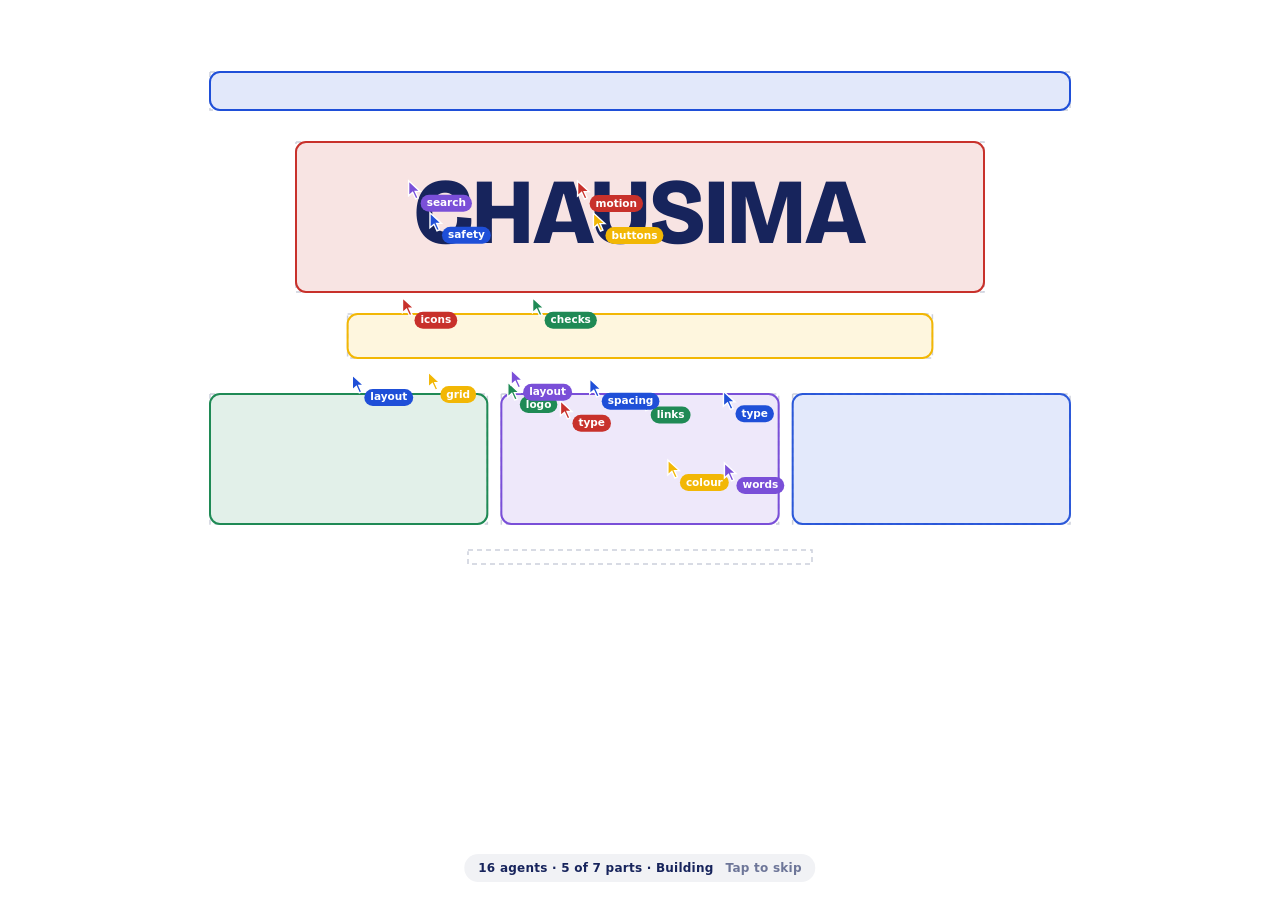
<file: index.html>
<!doctype html>
<html lang="en-GB">
<head>
<meta charset="utf-8">
<meta name="viewport" content="width=device-width,initial-scale=1">
<title>Chausima</title>
<meta name="description" content="Chausima: search, the Chausima Suite, Mail, CTube and HWL Browser, with one Chausima Account.">
<link rel="icon" href="/favicon.svg" type="image/svg+xml">
<link rel="icon" href="/favicon.png" sizes="192x192">
<link rel="apple-touch-icon" href="/apple-touch-icon.png">
<link rel="preconnect" href="https://fonts.googleapis.com">
<link rel="preconnect" href="https://fonts.gstatic.com" crossorigin>
<link href="https://fonts.googleapis.com/css2?family=Bricolage+Grotesque:opsz,wght@12..96,500;12..96,700;12..96,800&family=Atkinson+Hyperlegible:wght@400;700&display=swap" rel="stylesheet">
<script src="/apps.js" defer></script>
<script src="/build-intro.js?b=20261118build"></script>
<style>
:root{
  --bg:#ffffff; --ink:#17245c; --text:#232838; --soft:#5f6680; --line:#e4e7f0; --well:#f3f5fa;
  --c1:#1f4fd8; --c2:#c8312b; --c3:#f2b705; --c4:#1f8a55; --c5:#7a4fd8;
  --display:"Bricolage Grotesque",system-ui,sans-serif; --body:"Atkinson Hyperlegible",system-ui,sans-serif;
}
@media (prefers-color-scheme:dark){:root{--bg:#0f1424;--ink:#e9ecf8;--text:#e3e6f0;--soft:#a2a9c2;--line:#263050;--well:#18203a;color-scheme:dark}}
*{box-sizing:border-box}
html,body{margin:0;background:var(--bg);color:var(--text);font:17px/1.5 var(--body)}
a{color:inherit}
:focus-visible{outline:3px solid var(--c1);outline-offset:2px;border-radius:8px}
.top{display:flex;align-items:center;gap:6px;padding:12px 16px;font-size:.95rem}
.top a.lnk{padding:8px 10px;border-radius:999px;text-decoration:none;color:var(--soft)}
.top a.lnk:hover{color:var(--text);background:var(--well)}
.top .sp{flex:1}
.who{display:inline-flex;align-items:center;gap:8px;border:1.5px solid var(--line);border-radius:999px;padding:6px 14px 6px 6px;text-decoration:none;font-weight:700;color:var(--ink)}
.who i{width:28px;height:28px;border-radius:50%;display:grid;place-items:center;font-style:normal;color:#fff;background:var(--c4);font-size:.85rem}
.who.out{padding:8px 16px;background:var(--ink);color:var(--bg);border-color:var(--ink)}

main{max-width:720px;margin:0 auto;padding:0 16px}
.hero{min-height:calc(100vh - 150px);display:flex;flex-direction:column;align-items:center;justify-content:center;padding:20px 0 40px}
body.found .hero{min-height:0;padding:6px 0 10px;flex-direction:row;gap:16px;justify-content:flex-start}
.lockup{display:flex;align-items:center;gap:14px;text-decoration:none;color:var(--ink);margin-bottom:28px}
.lockup svg{width:84px;height:84px;flex:none;overflow:visible}
.word{font:800 clamp(3rem,10vw,4.6rem)/1 var(--display);letter-spacing:-.045em;display:flex}
.word span{display:inline-block}
body.found .lockup{margin:0}
body.found .lockup svg{width:40px;height:40px}
body.found .word{font-size:1.9rem}

/* the one orchestrated moment: the C assembles from the apps' colours, then the name rises */
.arc{fill:none;stroke-width:11;stroke-linecap:round}
.dot{opacity:0;transform-box:fill-box;transform-origin:center}
.intro .arc{stroke-dasharray:100;stroke-dashoffset:100;animation:draw .5s cubic-bezier(.3,.7,.2,1) forwards}
.intro .dot{animation:land .55s cubic-bezier(.2,.9,.25,1.2) forwards}
.intro .word span{opacity:0;transform:translateY(.35em);animation:rise .45s cubic-bezier(.2,.8,.2,1) forwards}
.intro .after{opacity:0;transform:translateY(10px);animation:rise .5s ease-out 1.25s forwards}
@keyframes draw{to{stroke-dashoffset:0}}
@keyframes land{0%{opacity:0;transform:translate(var(--fx),var(--fy)) scale(.4)}60%{opacity:1}100%{opacity:0;transform:translate(0,0) scale(1)}}
@keyframes rise{to{opacity:1;transform:none}}
@media (prefers-reduced-motion:reduce){.intro .arc,.intro .dot,.intro .word span,.intro .after{animation:none!important;opacity:1;stroke-dashoffset:0;transform:none}.intro .dot{opacity:0}}

form.sb{width:100%;display:flex;align-items:center;gap:8px;border:1.5px solid var(--line);border-radius:999px;padding:6px 6px 6px 20px;background:var(--bg);box-shadow:0 1px 2px rgba(20,30,70,.06)}
form.sb:focus-within{border-color:var(--c1);box-shadow:0 2px 14px rgba(31,79,216,.14)}
form.sb svg{width:20px;height:20px;flex:none;stroke:var(--soft);fill:none;stroke-width:2}
form.sb input{flex:1;min-width:0;border:0;outline:0;background:transparent;color:var(--text);font:1.08rem var(--body);padding:10px 0}
.go{border:0;border-radius:999px;padding:11px 18px;font:700 .95rem var(--body);cursor:pointer;background:var(--ink);color:var(--bg)}
.ai{border:0;border-radius:999px;padding:11px 16px;font:700 .95rem var(--body);cursor:pointer;color:#fff;background:linear-gradient(120deg,var(--c1),var(--c5))}
body.found form.sb{max-width:620px}
@media (max-width:600px){body.found .hero{flex-direction:column;align-items:flex-start;gap:12px}}
.hint{color:var(--soft);font-size:.9rem;margin:12px 0 0;text-align:center}

.apps{display:grid;grid-template-columns:repeat(6,1fr);gap:6px;margin-top:34px;width:100%}
.apps a{display:flex;flex-direction:column;align-items:center;gap:8px;padding:12px 4px;border-radius:16px;text-decoration:none;font-size:.88rem;color:var(--text);text-align:center}
.apps a:hover{background:var(--well)}
.apps i{width:48px;height:48px;border-radius:15px;display:grid;place-items:center}
.apps svg{width:24px;height:24px;fill:none;stroke:#fff;stroke-width:1.8;stroke-linecap:round;stroke-linejoin:round}
@media (max-width:560px){.apps{grid-template-columns:repeat(3,1fr)} .ai .long{display:none}}
body.found .apps,body.found .hint{display:none}

#res{display:none;padding:6px 0 60px}
body.found #res{display:block}
.rh{color:var(--soft);font-size:.92rem;margin:4px 0 6px}
.sec{font:700 1.02rem var(--display);color:var(--ink);margin:22px 0 4px}
.hit{display:block;padding:12px 0;border-bottom:1px solid var(--line);text-decoration:none}
.hit b{display:block;color:var(--c1);font-size:1.1rem;font-weight:700}
.hit small{display:block;color:var(--c4);font-size:.82rem;margin:2px 0 3px;word-break:break-all}
.hit span{color:var(--soft);font-size:.95rem}
.aibox{display:flex;align-items:center;justify-content:space-between;gap:12px;flex-wrap:wrap;background:var(--well);border-radius:16px;padding:14px 16px;margin:10px 0 4px}
.aibox p{margin:0;font-weight:700;color:var(--ink)}

footer{text-align:center;color:var(--soft);font-size:.88rem;padding:20px 16px 28px}
footer a{color:var(--soft);margin:0 8px}
body.found footer{display:none}
</style>
</head>
<body>
<div class="top">
  <a class="lnk" href="https://about.chausima.com/">About</a>
  <div class="sp"></div>
  <span data-chausima-apps></span>
  <a class="who out" id="who" href="/account/">Sign in</a>
</div>

<main>
  <section class="hero" id="hero">
    <a class="lockup" href="/" aria-label="Chausima home" id="lockup">
      <svg viewBox="-50 -50 100 100" aria-hidden="true">
        <!-- five apps, five colours, one C -->
        <g transform="rotate(30)">
          <path class="arc" pathLength="100" stroke="var(--c1)" d="M 38 0 A 38 38 0 0 1 21.3 31.5" style="animation-delay:.25s"/>
          <path class="arc" pathLength="100" stroke="var(--c2)" d="M 14.2 35.2 A 38 38 0 0 1 -17.4 33.8" style="animation-delay:.37s"/>
          <path class="arc" pathLength="100" stroke="var(--c3)" d="M -24.4 29.1 A 38 38 0 0 1 -37.7 4.6" style="animation-delay:.49s"/>
          <path class="arc" pathLength="100" stroke="var(--c4)" d="M -37.0 -8.6 A 38 38 0 0 1 -20.7 -31.9" style="animation-delay:.61s"/>
          <path class="arc" pathLength="100" stroke="var(--c5)" d="M -13.0 -35.7 A 38 38 0 0 1 17.4 -33.8" style="animation-delay:.73s"/>
        </g>
        <circle class="dot" r="6" fill="var(--c1)" style="--fx:-160px;--fy:-90px;animation-delay:0s"/>
        <circle class="dot" r="6" fill="var(--c2)" style="--fx:150px;--fy:-110px;animation-delay:.06s"/>
        <circle class="dot" r="6" fill="var(--c3)" style="--fx:-140px;--fy:120px;animation-delay:.12s"/>
        <circle class="dot" r="6" fill="var(--c4)" style="--fx:170px;--fy:100px;animation-delay:.18s"/>
        <circle class="dot" r="6" fill="var(--c5)" style="--fx:0px;--fy:-170px;animation-delay:.24s"/>
      </svg>
      <span class="word" aria-label="chausima">
        <span style="animation-delay:.80s">c</span><span style="animation-delay:.85s">h</span><span style="animation-delay:.90s">a</span><span style="animation-delay:.95s">u</span><span style="animation-delay:1.00s">s</span><span style="animation-delay:1.05s">i</span><span style="animation-delay:1.10s">m</span><span style="animation-delay:1.15s">a</span>
      </span>
    </a>
    <div class="after" style="width:100%">
      <form class="sb" id="sb" role="search">
        <svg viewBox="0 0 24 24" aria-hidden="true"><circle cx="11" cy="11" r="6.5"/><path d="M16 16l4.5 4.5"/></svg>
        <input type="search" id="q" name="q" placeholder="Search the web, safely" aria-label="Search" autocomplete="off" enterkeyhint="search">
        <button class="go" type="submit">Search</button>
        <button class="ai" type="button" id="ai">✨<span class="long"> AI Mode</span></button>
      </form>
      <p class="hint">Results come from HWL Search, our own list of school-friendly websites, plus videos and Wikipedia.</p>
      <nav class="apps" aria-label="Chausima apps" id="apps"></nav>
    </div>
  </section>

  <section id="res" aria-live="polite"></section>
</main>

<footer class="after">
  <a href="https://about.chausima.com/">About Chausima</a><a href="/account/">Chausima Account</a><a href="https://code.chausima.com/">Code</a>
  <div style="margin-top:6px">Made by HWL Systems</div>
</footer>

<script>
(function () {
  var $ = function (id) { return document.getElementById(id); };
  var hero = $("hero"), body = document.body;

  /* the build intro plays once per visit; any key or tap skips it */
  if (!location.search && window.BrandIntro) BrandIntro.play("home");

  var APPS = [
    ["Suite", "https://suite.chausima.com/", "var(--c4)", '<path d="M7 3.5h7l4 4V20.5H7z"/><path d="M14 3.5v4h4M9.5 12h6M9.5 15h6M9.5 18h4"/>'],
    ["Mail", "https://mail.chausima.com/", "var(--c2)", '<rect x="4" y="6" width="16" height="12" rx="2"/><path d="M4.5 7l7.5 6 7.5-6"/>'],
    ["HWL AI", "https://hwlai.civilinitiatives.org/", "#3a3f8f", '<path d="M12 3.5l1.8 4.7 4.7 1.8-4.7 1.8L12 16.5l-1.8-4.7L5.5 10l4.7-1.8z"/>'],
    ["HWL Browser", "https://net.chausima.com/", "#d9408f", '<circle cx="12" cy="12" r="8.5"/><path d="M3.5 12h17M12 3.5c2.5 2.6 3.6 5.4 3.6 8.5S14.5 17.9 12 20.5C9.5 17.9 8.4 15.1 8.4 12S9.5 6.1 12 3.5z"/>'],
    ["Account", "/account/", "var(--c5)", '<circle cx="12" cy="9" r="3.5"/><path d="M5 19.5c1.2-3.4 4-5 7-5s5.8 1.6 7 5"/>'],
    ["Launchpad", "https://civilinitiatives.org/", "var(--c1)", '<path d="M12 3c3 2.5 4 6 3.6 9.5H8.4C8 9 9 5.5 12 3z"/><path d="M8.6 12.5L6 16l3-.8M15.4 12.5L18 16l-3-.8"/>']
  ];
  $("apps").innerHTML = APPS.map(function (a) {
    return '<a href="' + a[1] + '"><i style="background:' + a[2] + '"><svg viewBox="0 0 24 24" aria-hidden="true">' + a[3] + "</svg></i>" + a[0] + "</a>";
  }).join("");

  /* signed in with a Chausima Account? show their name */
  var tok = null; try { tok = localStorage.getItem("chz.session"); } catch (e) {}
  if (tok) fetch("https://hehs-live.duckdns.org/chausima-id/me", { method: "POST", headers: { Authorization: "Chausima " + tok, "content-type": "application/json" }, body: "{}" })
    .then(function (r) { return r.json(); }).then(function (j) {
      if (!j.ok) return; var w = $("who"), n = j.user.name || j.user.username;
      w.className = "who"; w.innerHTML = "<i></i>"; w.firstChild.textContent = n.charAt(0).toUpperCase(); w.appendChild(document.createTextNode(n.split(" ")[0]));
    }).catch(function () {});

  /* search: HWL Search (our own index), CTube videos and Wikipedia, side by side */
  function esc(t) { return String(t == null ? "" : t).replace(/[&<>"]/g, function (c) { return { "&": "&amp;", "<": "&lt;", ">": "&gt;", '"': "&quot;" }[c]; }); }
  function strip(h) { var d = document.createElement("div"); d.innerHTML = String(h || ""); return d.textContent; }
  function aiUrl(q) { return "https://hwlai.civilinitiatives.org/" + (q ? "#q=" + encodeURIComponent(q.slice(0, 500)) : ""); }
  function search(q) {
    body.classList.add("found"); body.classList.remove("intro");
    document.title = q + " - Chausima";
    var res = $("res"); res.innerHTML = '<div class="aibox"><p>Want an explained answer?</p><a class="ai" style="text-decoration:none" href="' + esc(aiUrl(q)) + '">✨ Ask in AI Mode</a></div><p class="rh">Searching…</p><div id="rw"></div><div id="rv"></div><div id="rk"></div>';
    var found = 0, done = 0;
    function fin() { if (++done < 3) return; res.querySelector(".rh").textContent = found ? "Results for “" + q + "”" : "Nothing found for “" + q + "”. Try different words, or ask in AI Mode."; }
    function sec(id, name) { var s = $(id); s.innerHTML = '<p class="sec">' + name + "</p>"; return s; }
    function hit(s, title, url, shown, about) { found++; var a = document.createElement("a"); a.className = "hit"; a.href = url;
      a.innerHTML = "<b>" + esc(title) + "</b><small>" + esc(shown) + "</small><span>" + esc(about) + "</span>"; s.appendChild(a); }
    fetch("https://hehs-live.duckdns.org/search/v1?query=" + encodeURIComponent(q) + "&maximumRecords=10").then(function (r) { return r.json(); }).then(function (j) {
      var items = ((j.channels || [])[0] || {}).items || [];
      if (items.length) { var s = sec("rw", "From the web"); items.forEach(function (it) { var sh = it.link.replace(/^https?:\/\//, "").slice(0, 70); hit(s, strip(it.title) || sh, it.link, sh, strip(it.description).slice(0, 200)); }); }
    }).catch(function () {}).then(fin);
    fetch("/ctube/feed.json").then(function (r) { return r.json(); }).then(function (f) {
      var words = q.toLowerCase().split(/\s+/).filter(function (w) { return w.length > 2; }), ch = {};
      (f.channels || []).forEach(function (c) { ch[c.id] = c.name; });
      var v = (f.videos || []).map(function (x) { var t = (x.t + " " + x.d).toLowerCase(), sc = 0; words.forEach(function (w) { if (t.indexOf(w) >= 0) sc += x.t.toLowerCase().indexOf(w) >= 0 ? 3 : 1; }); return [sc, x]; })
        .filter(function (x) { return x[0] > 0; }).sort(function (a, b) { return b[0] - a[0]; }).slice(0, 4);
      if (v.length) { var s = sec("rv", "Videos"); v.forEach(function (x) { hit(s, "▶ " + x[1].t, "https://www.youtube-nocookie.com/embed/" + x[1].id, (ch[x[1].c] || "YouTube") + " · YouTube", (x[1].d || "").slice(0, 140)); }); }
    }).catch(function () {}).then(fin);
    fetch("https://en.wikipedia.org/w/api.php?action=query&list=search&format=json&origin=*&srlimit=6&srsearch=" + encodeURIComponent(q)).then(function (r) { return r.json(); }).then(function (j) {
      var h = (j.query && j.query.search) || [];
      if (h.length) { var s = sec("rk", "Wikipedia"); h.forEach(function (x) { hit(s, x.title, "https://en.m.wikipedia.org/wiki/" + encodeURIComponent(x.title.replace(/ /g, "_")), "en.wikipedia.org/wiki/" + x.title.replace(/ /g, "_"), strip(x.snippet) + "…"); }); }
    }).catch(function () {}).then(fin);
  }
  $("sb").addEventListener("submit", function (e) {
    e.preventDefault(); var q = $("q").value.trim(); if (!q) return;
    try { history.pushState(null, "", "?q=" + encodeURIComponent(q)); } catch (x) {}
    search(q);
  });
  $("ai").addEventListener("click", function () { location.href = aiUrl($("q").value.trim()); });
  function fromUrl() {
    var q = new URLSearchParams(location.search).get("q");
    if (q) { $("q").value = q; search(q); } else { body.classList.remove("found"); $("res").innerHTML = ""; document.title = "Chausima"; }
  }
  addEventListener("popstate", fromUrl); fromUrl();
})();
</script>
</body>
</html>
</file>
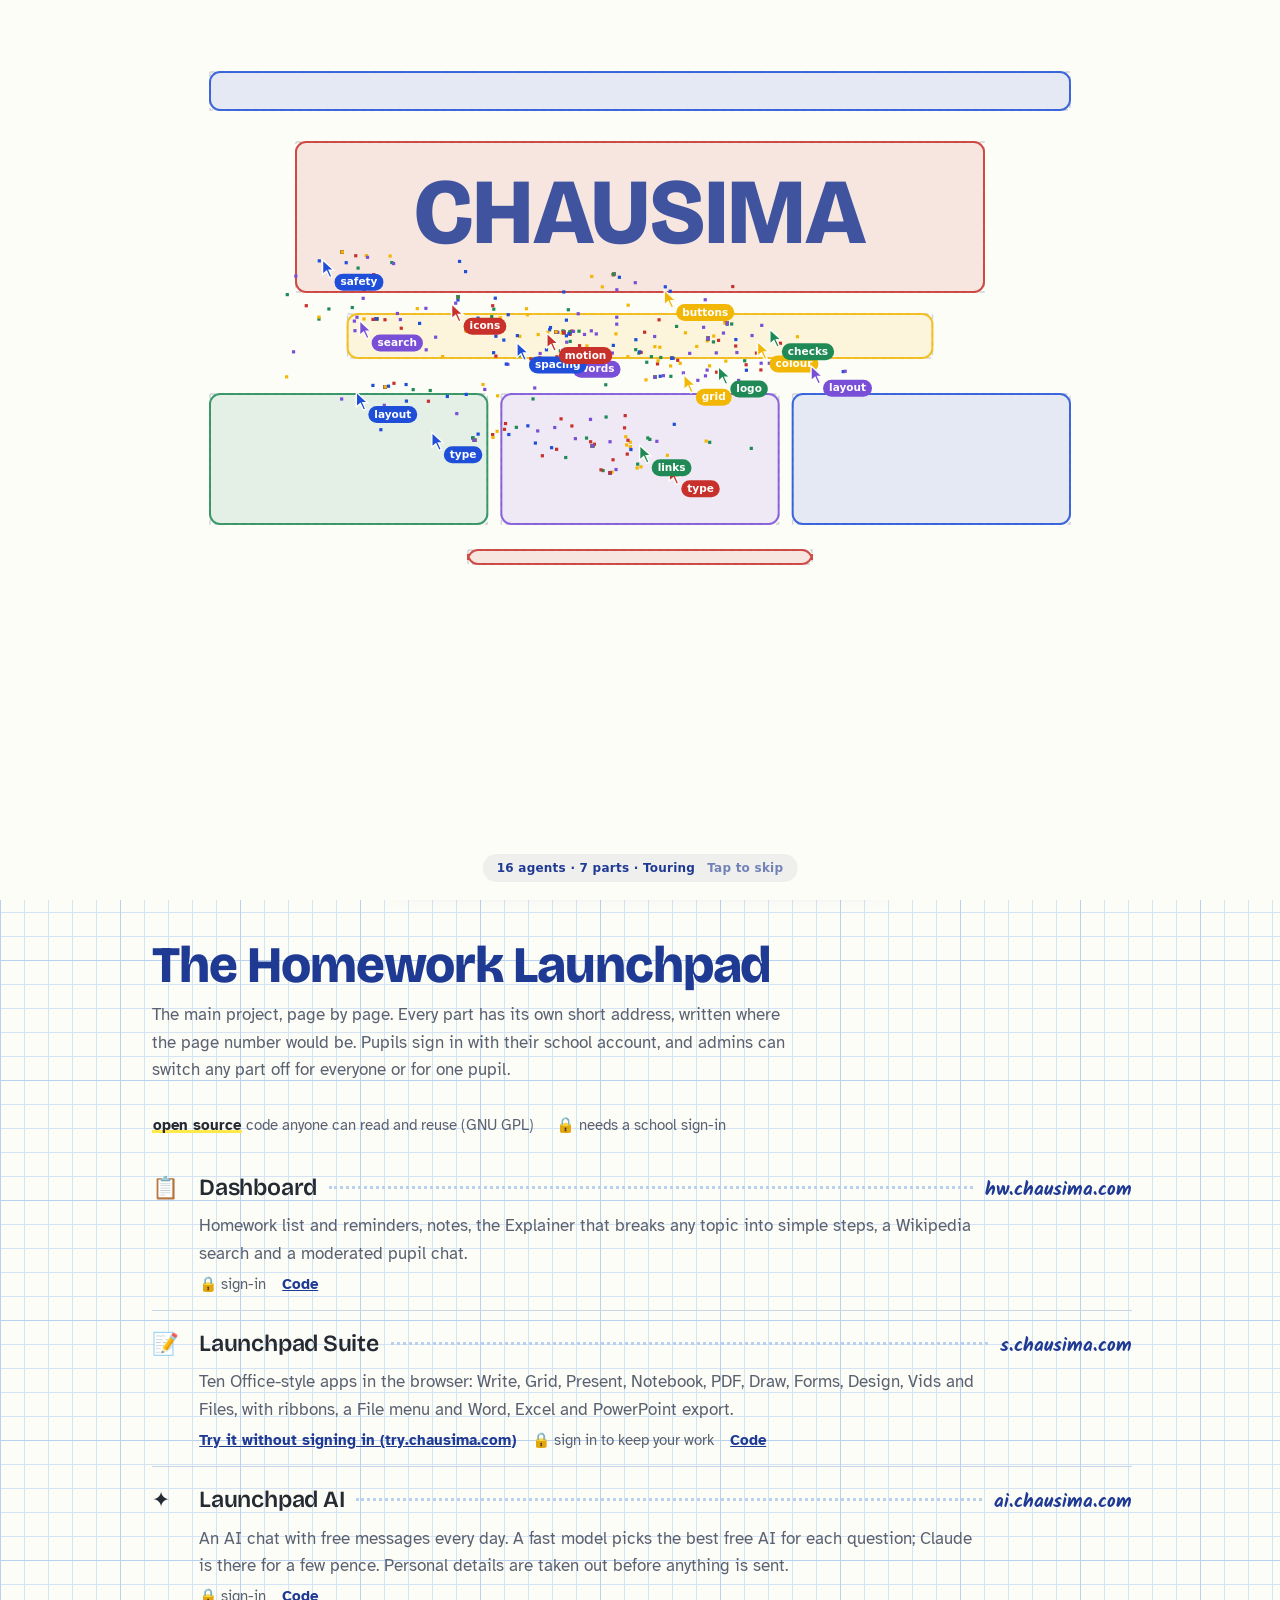
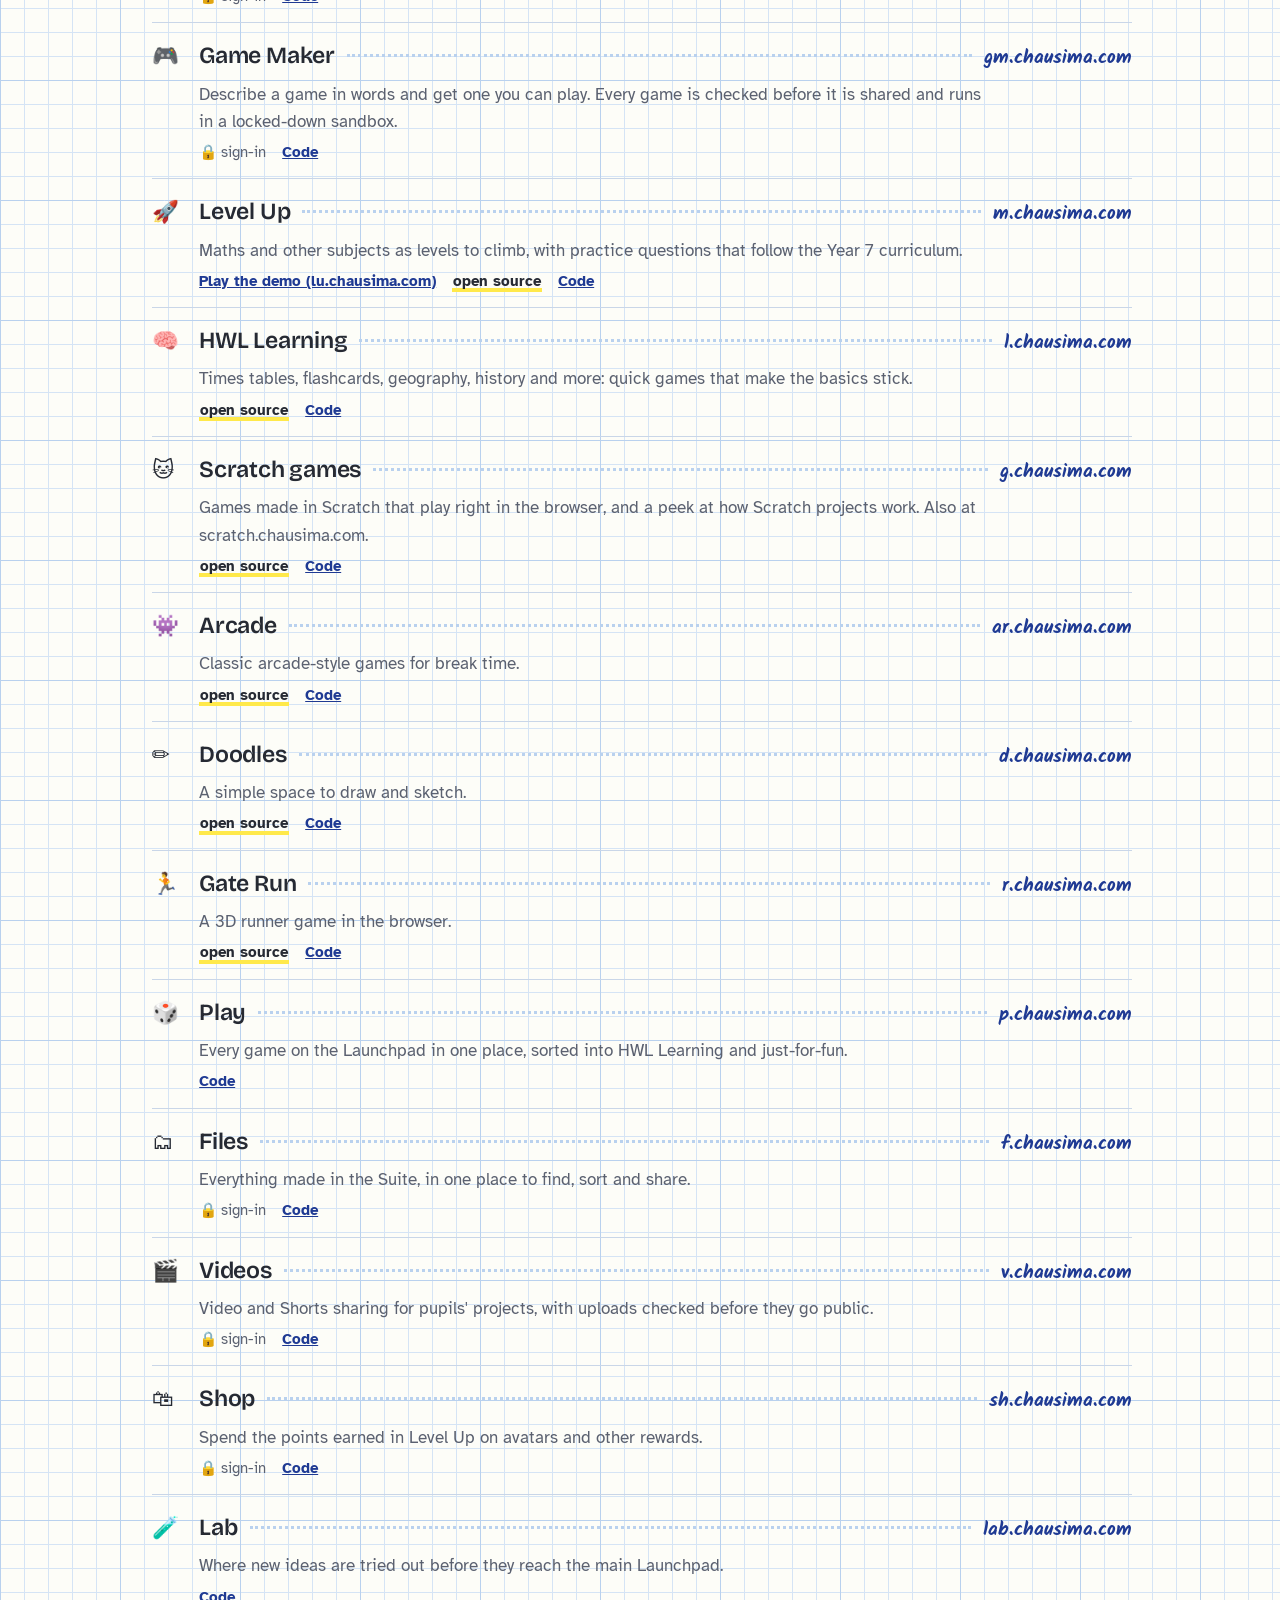
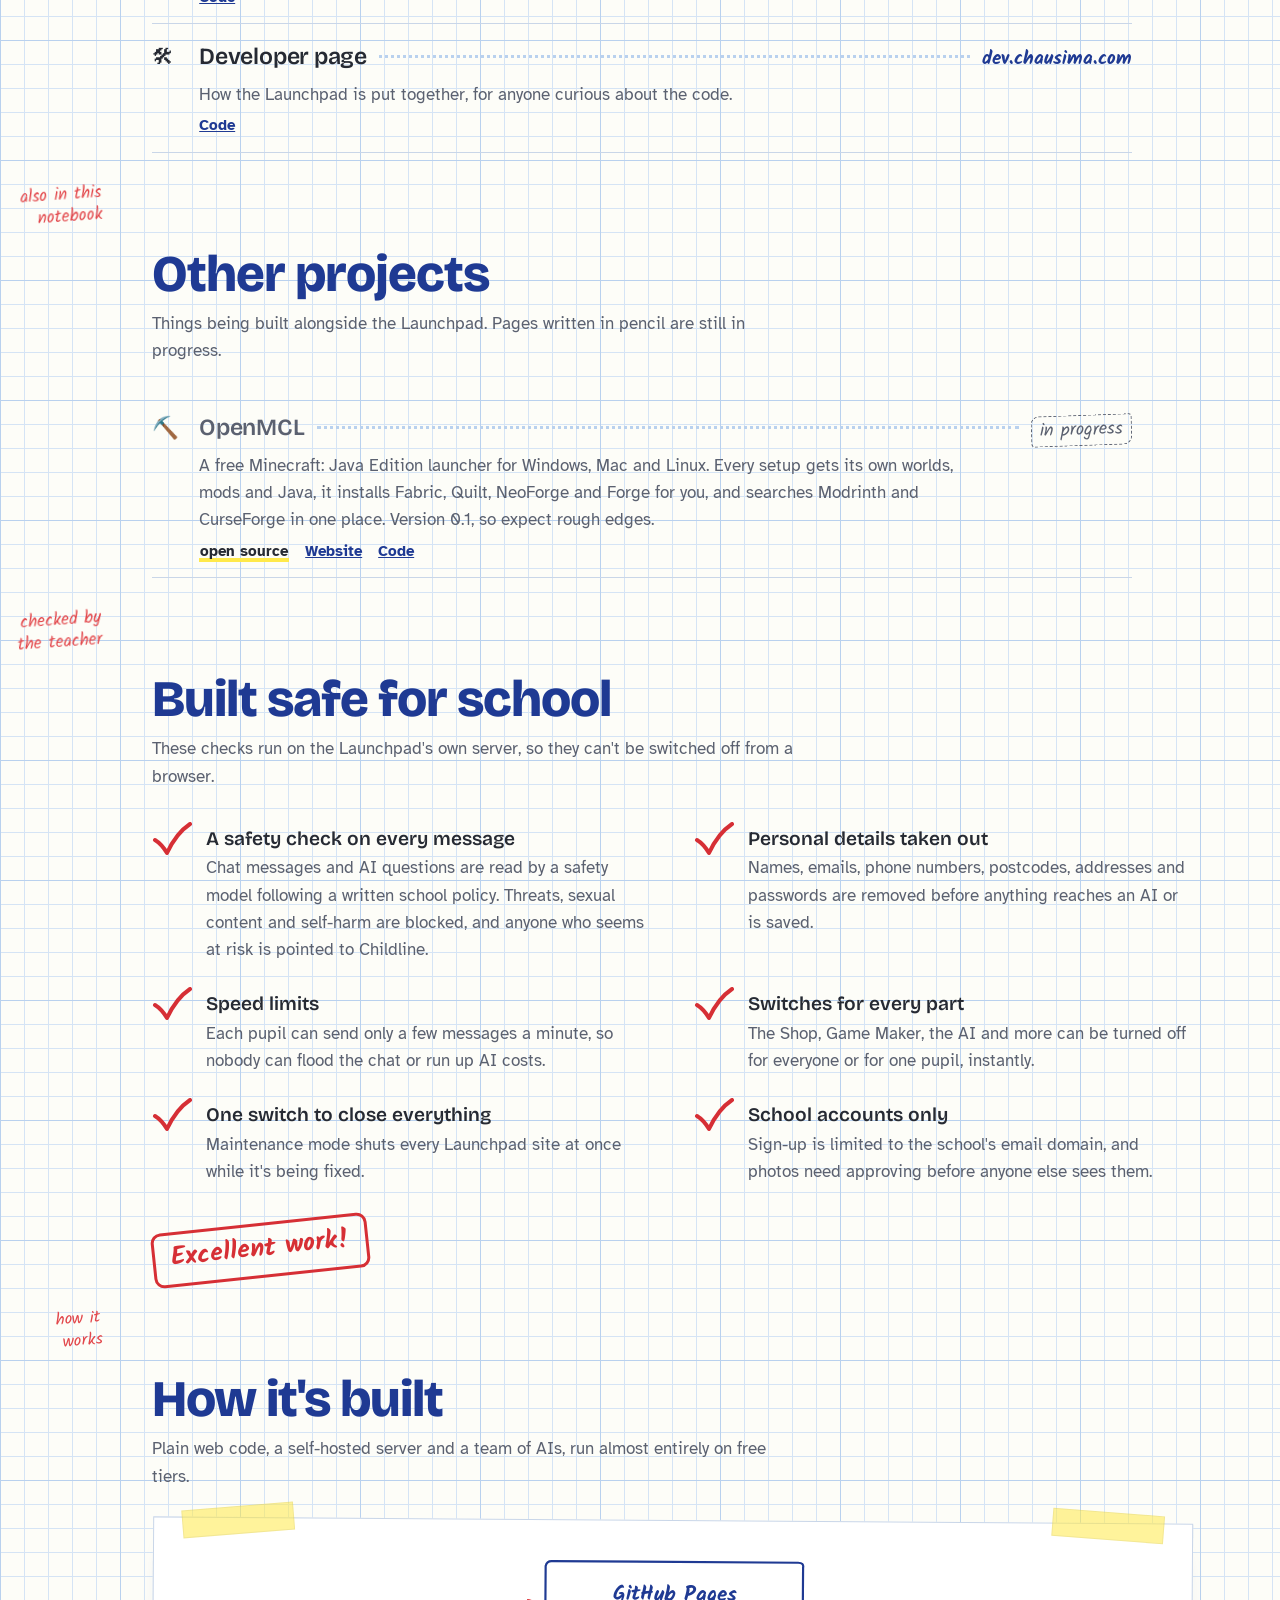
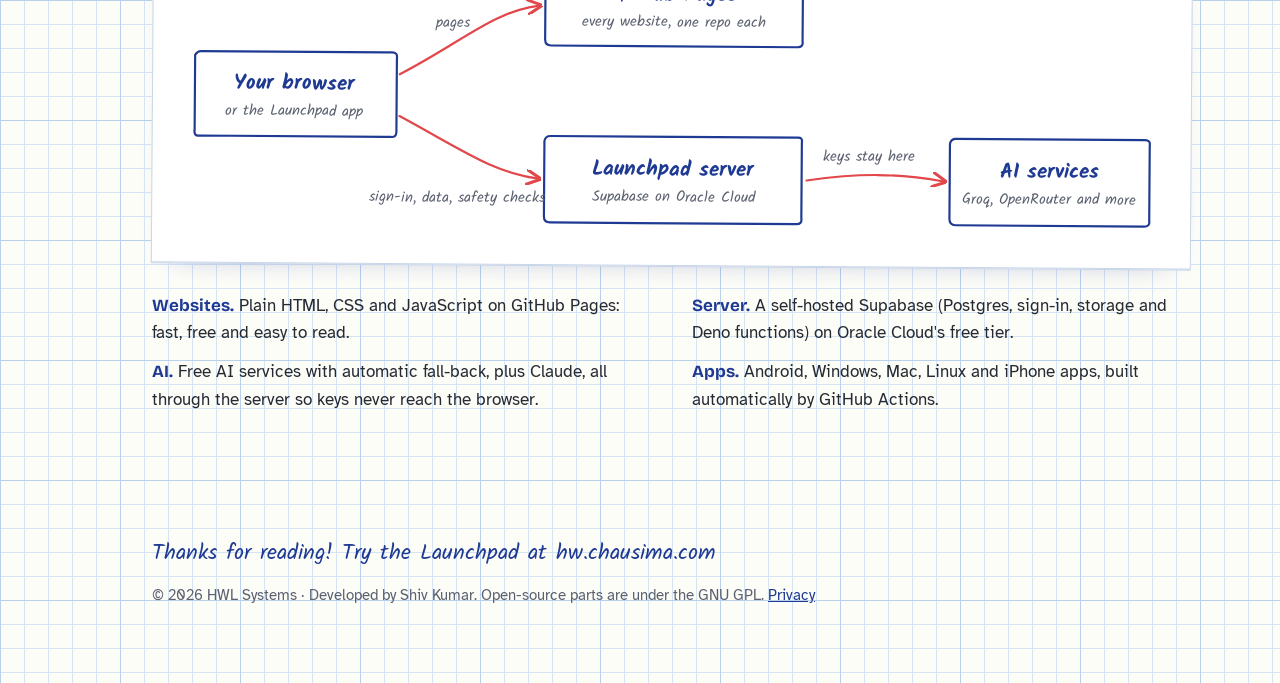
<file: about/index.html>
<!DOCTYPE html>
<html lang="en-GB">
<head>
<meta charset="utf-8">
<meta name="viewport" content="width=device-width, initial-scale=1">
<title>Chausima</title>
<meta name="description" content="Chausima by HWL Systems: a notebook of projects starring the Homework Launchpad - homework tools, an Office-style Suite, an AI helper and HWL Learning.">
<link rel="icon" type="image/png" href="/favicon.png">
<meta name="theme-color" content="#1f3a93">
<link rel="preconnect" href="https://fonts.googleapis.com">
<link rel="preconnect" href="https://fonts.gstatic.com" crossorigin>
<link href="https://fonts.googleapis.com/css2?family=Bricolage+Grotesque:opsz,wght@12..96,400;12..96,600;12..96,800&family=Atkinson+Hyperlegible:ital,wght@0,400;0,700;1,400&family=Kalam:wght@400;700&display=swap" rel="stylesheet">
<style>
/* ---------- tokens: an exercise book (light) / a chalkboard (dark) ---------- */
:root{
  --paper:#fdfdf8; --grid:#d5e4f5; --grid-strong:#b9d1ee; --margin:#e2474b;
  --ink:#1f3a93; --graphite:#262a33; --soft:#5b6170; --hl:#ffe94a; --tick:#d62f35;
  --card:#ffffff; --line:#c9d6e8;
  --display:"Bricolage Grotesque",system-ui,sans-serif;
  --body:"Atkinson Hyperlegible",system-ui,sans-serif;
  --hand:"Kalam","Comic Sans MS",cursive;
  --m:112px; /* where the red margin line sits */
  color-scheme:light;
}
@media (prefers-color-scheme:dark){:root{
  --paper:#1d2a24; --grid:rgba(255,255,255,.05); --grid-strong:rgba(255,255,255,.09); --margin:#f07a7d;
  --ink:#f3f1e4; --graphite:#ecebe2; --soft:#aab4ad; --hl:#e8d34a; --tick:#ff8b8e;
  --card:#24332c; --line:rgba(255,255,255,.14); color-scheme:dark}}
*{box-sizing:border-box}
html{scroll-behavior:smooth}
body{margin:0;color:var(--graphite);font:17px/1.6 var(--body);
  background-color:var(--paper);
  background-image:
    linear-gradient(var(--grid-strong) 1px,transparent 1px),linear-gradient(90deg,var(--grid-strong) 1px,transparent 1px),
    linear-gradient(var(--grid) 1px,transparent 1px),linear-gradient(90deg,var(--grid) 1px,transparent 1px);
  background-size:120px 120px,120px 120px,24px 24px,24px 24px;}
body::before{content:"";position:fixed;top:0;bottom:0;left:var(--m);width:2px;background:var(--margin);opacity:.75;pointer-events:none;z-index:0}
a{color:var(--ink)}
:focus-visible{outline:3px solid var(--margin);outline-offset:3px;border-radius:4px}
.page{position:relative;z-index:1;padding-left:calc(var(--m) + 40px);padding-right:40px;max-width:1240px}
.note{font-family:var(--hand);color:var(--margin);font-size:1.15rem;line-height:1.3}
.skip{position:absolute;left:-999px}.skip:focus{left:16px;top:16px;background:var(--card);padding:8px 12px;z-index:9}

/* ---------- hero ---------- */
.hero{min-height:min(92vh,860px);display:grid;grid-template-columns:minmax(0,1.15fr) minmax(0,.85fr);align-items:center;gap:24px;padding-top:56px;padding-bottom:56px}
.cover{display:inline-grid;max-width:100%;box-sizing:border-box;grid-template-columns:auto minmax(0,1fr);gap:2px 14px;border:2px solid var(--ink);border-radius:6px;padding:12px 16px;background:var(--card);font-size:.95rem;margin-bottom:34px;transform:rotate(-1deg)}
.cover dt{color:var(--soft)}
.cover dd{margin:0;overflow-wrap:anywhere;min-width:0;font-family:var(--hand);color:var(--ink);font-size:1.12rem;border-bottom:1px dashed var(--line)}
h1{font-family:var(--display);font-weight:800;color:var(--ink);font-size:clamp(3.1rem,9vw,7.4rem);line-height:.9;letter-spacing:-.035em;margin:0 0 22px;font-variation-settings:"opsz" 96}
h1 .row{display:block}
h1 .row+.row{padding-left:.55em}
.lede{font-size:1.25rem;max-width:34em;margin:0 0 28px;color:var(--graphite)}
.actions{display:flex;flex-wrap:wrap;gap:14px;align-items:center}
.tab{display:inline-block;text-decoration:none;font-family:var(--display);font-weight:600;font-size:1.05rem;padding:12px 20px;border-radius:4px 4px 10px 4px;border:2px solid var(--ink)}
.tab.go{background:var(--ink);color:var(--paper)}
.tab.go:hover{transform:translateY(-1px)}
.tab.code{color:var(--ink);background:var(--card)}
.rocketbox{position:relative;height:min(78vh,640px)}
.rocketbox svg{position:absolute;inset:0;width:100%;height:100%;overflow:visible}
.pen{fill:none;stroke:var(--ink);stroke-width:3.2;stroke-linecap:round;stroke-linejoin:round}
.pen.red{stroke:var(--margin)}
.pen.thin{stroke-width:2}
.flame{fill:var(--hl);stroke:var(--margin);stroke-width:2.4;stroke-linejoin:round}
.trail{fill:none;stroke:var(--soft);stroke-width:2.4;stroke-dasharray:2 12;stroke-linecap:round}
.relaunch{position:absolute;right:0;bottom:-6px;background:none;border:0;cursor:pointer;padding:6px 4px}
.relaunch:hover{text-decoration:underline}
/* the one moment: draw, then lift off */
#rocket .draw{stroke-dasharray:var(--len);stroke-dashoffset:var(--len)}
.drawn #rocket .draw{animation:ink 1.1s cubic-bezier(.6,.1,.3,1) forwards;animation-delay:var(--d,0s)}
@keyframes ink{to{stroke-dashoffset:0}}
#ship{transform-box:view-box;transform-origin:200px 380px}
.flame,.trail{opacity:0}
.body{fill:var(--paper)}
.trailmask{stroke-dasharray:1110;stroke-dashoffset:1110}
.launch .flame{animation:flicker .12s steps(2) infinite alternate;opacity:1}
@keyframes flicker{to{transform:scaleY(1.18) translateY(3px)}}
.launch #ship{animation:lift 2.3s cubic-bezier(.55,0,.75,.2) .35s forwards}
@keyframes lift{0%{transform:translate(0,0)}8%{transform:translate(-2px,2px)}16%{transform:translate(2px,0)}100%{transform:translate(70px,-1100px) rotate(8deg)}}
.launch .trail{opacity:1}
.launch .trailmask{animation:reveal 2.3s cubic-bezier(.55,0,.75,.2) .35s forwards}
@keyframes reveal{to{stroke-dashoffset:0}}
.launch .padtext{animation:fade .6s 2.2s forwards}
.padtext{opacity:0}
@keyframes fade{to{opacity:1}}

/* ---------- sections ---------- */
section{padding:72px 0 24px}
h2{font-family:var(--display);font-weight:800;color:var(--ink);font-size:clamp(2rem,4.6vw,3.2rem);letter-spacing:-.02em;line-height:1;margin:0 0 10px}
.intro{max-width:38em;color:var(--soft);margin:0 0 30px}
.hasnote{position:relative}
.hasnote>.note.side{position:absolute;right:calc(100% + 50px);top:8px;width:92px;font-size:1.05rem;text-align:right;transform:rotate(-4deg)}

/* contents page */
.contents{list-style:none;margin:0;padding:0;max-width:980px}
.contents li{border-bottom:1px solid var(--line)}
.entry{display:grid;grid-template-columns:2.2rem minmax(0,auto) 1fr auto;align-items:baseline;gap:0 12px;padding:14px 0 6px}
.entry .ic{font-size:1.35rem;line-height:1}
.entry h3{margin:0;font-family:var(--display);font-weight:600;font-size:1.45rem;color:var(--graphite);letter-spacing:-.01em}
.entry .dots{border-bottom:3px dotted var(--grid-strong);transform:translateY(-6px);min-width:24px}
.entry .short{font-family:var(--hand);font-weight:700;color:var(--ink);font-size:1.2rem;text-decoration:none;white-space:nowrap}
.entry .short:hover{text-decoration:underline}
.desc{display:grid;grid-template-columns:2.2rem 1fr;gap:0 12px;padding:0 0 14px;color:var(--soft)}
.desc p{margin:0;max-width:46em}
.desc .meta{display:flex;flex-wrap:wrap;gap:6px 16px;margin-top:6px;font-size:.92rem}
.desc .meta a{font-weight:700}
.os{background:linear-gradient(transparent 80%,var(--hl) 80%,var(--hl) 96%,transparent 96%);color:var(--graphite);font-weight:700;padding:0 1px}
.login{color:var(--soft)}
.legend{display:flex;flex-wrap:wrap;gap:8px 22px;margin:0 0 18px;font-size:.95rem;color:var(--soft)}

/* marking: the safety section */
.marked{list-style:none;margin:0;padding:0;display:grid;grid-template-columns:repeat(auto-fit,minmax(min(100%,420px),1fr));gap:18px 44px;max-width:1040px}
.marked li{position:relative;padding:4px 0 4px 54px}
.marked svg.tick{position:absolute;left:0;top:2px;width:40px;height:34px}
.marked b{display:block;font-family:var(--display);font-weight:600;font-size:1.2rem;color:var(--graphite)}
.marked span{color:var(--soft)}
.stamp{display:inline-block;margin-top:34px;font-family:var(--hand);font-weight:700;color:var(--tick);font-size:1.6rem;border:3px solid var(--tick);border-radius:10px;padding:4px 16px;transform:rotate(-6deg)}

/* the stuck-in diagram */
.sheet{background:var(--card);border:1px solid var(--line);padding:22px 22px 14px;max-width:1040px;transform:rotate(.4deg);box-shadow:0 1px 0 var(--line),0 14px 30px -24px rgba(31,58,147,.45);position:relative}
.sheet::before,.sheet::after{content:"";position:absolute;top:-12px;width:110px;height:26px;background:rgba(255,233,74,.55);border:1px solid rgba(0,0,0,.05)}
.sheet::before{left:28px;transform:rotate(-5deg)}.sheet::after{right:28px;transform:rotate(4deg)}
.sheet svg{width:100%;height:auto;display:block}
.sheet text{font-family:var(--hand);fill:var(--graphite)}
.sheet .box{fill:none;stroke:var(--ink);stroke-width:2.2}
.sheet .arr{fill:none;stroke:var(--margin);stroke-width:2.2;stroke-linecap:round;marker-end:url(#head)}
.sheet .label{font-size:21px;font-weight:700;fill:var(--ink)}
.sheet .small{font-size:15px;fill:var(--soft)}
.stack{display:grid;grid-template-columns:repeat(auto-fit,minmax(min(100%,420px),1fr));gap:12px 40px;margin-top:26px;max-width:1040px}
.stack p{margin:0}
.stack b{font-family:var(--display);color:var(--ink)}

footer{padding:80px 0 60px;color:var(--soft);font-size:.95rem}
footer .note{font-size:1.4rem;color:var(--ink);margin-bottom:8px}


/* ---------- live question ---------- */
.quiz{position:relative;display:grid;grid-template-columns:auto 5.5rem auto auto;align-items:center;gap:8px 12px;margin-top:34px;padding:14px 18px;background:var(--card);border:2px dashed var(--line);border-radius:12px;max-width:31rem;transform:rotate(.6deg)}
.qhead{grid-column:1/-1;margin:0;color:var(--soft)}
@media (max-width:400px){.quiz{grid-template-columns:auto minmax(3rem,1fr) auto;padding:12px;gap:8px;max-width:100%;box-sizing:border-box}.qmark{position:absolute;right:6px;top:4px}}
.qq{font-family:var(--display);font-weight:800;font-size:1.9rem;color:var(--ink)}
.quiz input{font:700 1.6rem var(--hand);color:var(--ink);width:100%;border:0;border-bottom:2px solid var(--ink);background:transparent;padding:0 4px;text-align:center}
.quiz input:focus{outline:none;border-bottom-color:var(--margin)}
.qbtn{padding:8px 14px;font-size:.95rem}
.qmark{width:48px;height:40px}
.qmark svg{width:48px;height:40px}
.qmark path{fill:none;stroke:var(--tick);stroke-width:5;stroke-linecap:round;stroke-linejoin:round;stroke-dasharray:80;stroke-dashoffset:80;animation:ink .45s ease-out forwards}
.qmsg{grid-column:1/-1;margin:0;min-height:1.3em}
/* ---------- pen circle on the short links ---------- */
.short{position:relative}
.short svg.ring{position:absolute;left:-10px;top:-9px;width:calc(100% + 20px);height:calc(100% + 18px);pointer-events:none;overflow:visible}
.short svg.ring path{fill:none;stroke:var(--margin);stroke-width:2.4;stroke-linecap:round;stroke-dasharray:101;stroke-dashoffset:101;vector-effect:non-scaling-stroke;opacity:0}
.short:hover svg.ring path,.short:focus-visible svg.ring path{opacity:1}
.short:hover svg.ring path,.short:focus-visible svg.ring path{animation:ink .5s ease-out forwards}
/* ---------- draw on the page ---------- */
#ink{position:absolute;left:0;top:0;z-index:5;pointer-events:none;touch-action:auto}
.drawing #ink{pointer-events:auto;touch-action:none;cursor:crosshair}
.drawing .page{user-select:none}
.case{position:fixed;left:50%;bottom:16px;transform:translateX(-50%);z-index:8;display:flex;align-items:center;gap:4px;padding:6px 8px;background:var(--card);border:2px solid var(--ink);border-radius:999px;box-shadow:0 10px 26px -14px rgba(20,30,80,.55)}
.case button{border:0;background:transparent;color:var(--graphite);font:600 .9rem var(--body);height:40px;min-width:40px;padding:0 10px;border-radius:999px;cursor:pointer;display:flex;align-items:center;gap:6px}
.case button:hover{background:var(--grid)}
.case button[aria-pressed="true"]{background:var(--ink);color:var(--paper)}
.case .dot{width:14px;height:14px;border-radius:50%;display:inline-block;border:2px solid var(--paper)}
.case .sep{width:1px;height:24px;background:var(--line);margin:0 2px}
.case .lbl{white-space:nowrap}
@media (max-width:520px){.case .lbl{display:none}.case{gap:2px;padding:5px}}
@media print{.case,#ink{display:none}}

/* ---------- the rocket that pulls you back to the top ---------- */
.totop{position:fixed;right:18px;bottom:16px;z-index:9;width:58px;height:72px;border:0;background:transparent;cursor:pointer;padding:0;opacity:0;transform:translateY(20px);transition:opacity .25s,transform .25s;pointer-events:none}
.totop.show{opacity:1;transform:none;pointer-events:auto}
.totop svg{width:100%;height:100%;overflow:visible}
.totop .b,.tow .b{fill:var(--paper);stroke:var(--ink);stroke-width:3;stroke-linejoin:round}
.totop .f,.tow .f{fill:none;stroke:var(--margin);stroke-width:3;stroke-linejoin:round;stroke-linecap:round}
.totop .w,.tow .w{fill:none;stroke:var(--ink);stroke-width:2.4}
.totop:hover .b,.totop:focus-visible .b{fill:var(--hl)}
.totop .tip{position:absolute;right:64px;bottom:22px;white-space:nowrap;font-family:var(--hand);color:var(--margin);font-size:1.05rem;opacity:0;transition:opacity .2s}
.totop:hover .tip,.totop:focus-visible .tip{opacity:1}
.tow{position:fixed;z-index:9;pointer-events:none;width:58px;height:72px}
.tow svg{width:100%;height:100%;overflow:visible}
.tow .rope{position:absolute;left:50%;top:70px;width:0;border-left:3px dotted var(--soft);height:var(--rope,0px)}
.tow .flame2{fill:var(--hl);stroke:var(--margin);stroke-width:2;animation:flicker .1s steps(2) infinite alternate;transform-origin:29px 66px}
@media (max-width:520px){.totop{bottom:76px;right:12px}}

.pencil{font-family:var(--hand);font-size:1.15rem;color:var(--soft);white-space:nowrap;padding:0 8px;border:1.5px dashed var(--soft);border-radius:8px 3px 9px 4px;transform:rotate(-2deg);display:inline-block}
#more .entry h3{color:var(--soft)}

@media (max-width:900px){
  :root{--m:14px}
  body{background-size:96px 96px,96px 96px,24px 24px,24px 24px}
  .page{padding-left:34px;padding-right:18px}
  .hero{grid-template-columns:minmax(0,1fr);min-height:0;padding-top:28px}
  .rocketbox{height:420px;order:-1;margin:-10px 0 -30px}
  .hasnote>.note.side{position:static;display:block;width:auto;text-align:left;transform:none;margin-bottom:6px}
  .entry{grid-template-columns:1.8rem minmax(0,1fr) auto}
  .entry .dots{display:none}
  .desc{grid-template-columns:1.8rem 1fr}
}
@media (prefers-reduced-motion:reduce){
  html{scroll-behavior:auto}
  #rocket .draw{stroke-dashoffset:0!important;animation:none!important}
  .launch #ship,.launch .trailmask,.launch .flame,.launch .padtext{animation:none!important}
  .padtext{opacity:1}
}
</style>
</head>
<body>
<div style="position:relative;z-index:50;background:#17245c;color:#fff;font:600 15px/1.4 'Atkinson Hyperlegible',system-ui,sans-serif;text-align:center;padding:9px 16px">This is the story of how Chausima began. <a href="https://chausima.com/" style="color:#ffd84d">Visit the new Chausima</a></div>

<a class="skip" href="#parts">Skip to the contents</a>
<span data-chausima-apps style="position:fixed;top:10px;right:10px;z-index:50;background:var(--paper, #fff);border-radius:50%;box-shadow:0 1px 4px rgba(0,0,0,.15)"></span>
<div class="page">

<header class="hero">
  <div>
    <dl class="cover">
      <dt>Name</dt><dd>Chausima</dd>
      <dt>Subject</dt><dd>Things I built, starring the Homework Launchpad</dd>
      <dt>Made by</dt><dd>HWL Systems, from scratch</dd>
    </dl>
    <h1>Chausima</h1>
    <p class="lede">A notebook of projects designed, built and run by HWL Systems, from the Homework Launchpad to a Minecraft launcher. The biggest is the Homework Launchpad: homework tools, a ten-app Office-style Suite, an AI helper and HWL Learning, free for pupils to use. Go on, draw on the page.</p>
    <div class="actions">
      <a class="tab go" href="https://hw.chausima.com">Open the Launchpad</a>
      <a class="tab code" href="https://code.chausima.com">Read the code</a>
    </div>
    <form class="quiz" id="quiz" autocomplete="off">
      <p class="note qhead">Try a Brainstorm Maths question</p>
      <label for="qa" class="qq" id="qq">7 × 8 =</label>
      <input id="qa" inputmode="numeric" pattern="[0-9]*" maxlength="4" aria-describedby="qmsg">
      <button type="submit" class="tab go qbtn">Check</button>
      <span class="qmark" id="qmark" aria-hidden="true"></span>
      <p class="qmsg note" id="qmsg" role="status"></p>
    </form>
  </div>

  <div class="rocketbox" aria-hidden="true">
    <svg id="rocket" viewBox="0 0 400 640" role="img">
      <!-- the launch trail, revealed as the rocket climbs -->
      <defs><mask id="tm" maskUnits="userSpaceOnUse" x="-200" y="-900" width="800" height="1500"><path class="trailmask" d="M200 470 L 270 -630" stroke="#fff" stroke-width="14" fill="none"/></mask></defs>
      <path class="trail" mask="url(#tm)" d="M200 470 L 270 -630"/>
      <g id="ship">
        <path class="flame" d="M184 446 Q200 520 216 446 Q208 470 200 492 Q192 470 184 446Z"/>
        <!-- body -->
        <path class="pen draw body" style="--len:760;--d:.0s" d="M200 150 C 240 190, 252 260, 248 330 L 246 440 L 154 440 L 152 330 C 148 260, 160 190, 200 150 Z"/>
        <!-- window -->
        <circle class="pen draw" style="--len:190;--d:.55s" cx="200" cy="262" r="28"/>
        <circle class="pen thin draw" style="--len:120;--d:.75s" cx="200" cy="262" r="17"/>
        <!-- fins -->
        <path class="pen red draw" style="--len:260;--d:.85s" d="M154 360 L 112 420 L 116 452 L 154 432"/>
        <path class="pen red draw" style="--len:260;--d:.95s" d="M246 360 L 288 420 L 284 452 L 246 432"/>
        <!-- nozzle and stripes -->
        <path class="pen draw" style="--len:140;--d:1.05s" d="M176 440 L 182 456 L 218 456 L 224 440"/>
        <path class="pen thin draw" style="--len:110;--d:1.15s" d="M156 330 Q 200 342 244 330"/>
        <path class="pen thin draw" style="--len:110;--d:1.2s" d="M154 378 Q 200 390 246 378"/>
      </g>
      <!-- the pad -->
      <path class="pen draw" style="--len:330;--d:1.3s" d="M60 500 L 340 500"/>
      <path class="pen thin draw" style="--len:180;--d:1.45s" d="M110 500 L 140 540 M 290 500 L 260 540 M 140 540 L 260 540"/>
      <text class="note padtext" x="200" y="590" text-anchor="middle">lift-off!</text>
    </svg>
    <button class="relaunch note" type="button" id="again">launch it again ↺</button>
  </div>
</header>

<main id="main">
<section id="parts" class="hasnote">
  <span class="note side">contents</span>
  <h2>The Homework Launchpad</h2>
  <p class="intro">The main project, page by page. Every part has its own short address, written where the page number would be. Pupils sign in with their school account, and admins can switch any part off for everyone or for one pupil.</p>
  <div class="legend"><span><span class="os">open source</span> code anyone can read and reuse (GNU GPL)</span><span class="login">🔒 needs a school sign-in</span></div>
  <ol class="contents">
    <li><div class="entry"><span class="ic">📋</span><h3>Dashboard</h3><span class="dots"></span><a class="short" href="https://hw.chausima.com">hw.chausima.com</a></div>
      <div class="desc"><span></span><div><p>Homework list and reminders, notes, the Explainer that breaks any topic into simple steps, a Wikipedia search and a moderated pupil chat.</p><div class="meta"><span class="login">🔒 sign-in</span><a href="https://code.chausima.com/#/heh-homework">Code</a></div></div></div></li>
    <li><div class="entry"><span class="ic">📝</span><h3>Launchpad Suite</h3><span class="dots"></span><a class="short" href="https://s.chausima.com">s.chausima.com</a></div>
      <div class="desc"><span></span><div><p>Ten Office-style apps in the browser: Write, Grid, Present, Notebook, PDF, Draw, Forms, Design, Vids and Files, with ribbons, a File menu and Word, Excel and PowerPoint export.</p><div class="meta"><a href="https://try.chausima.com">Try it without signing in (try.chausima.com)</a><span class="login">🔒 sign in to keep your work</span><a href="https://code.chausima.com/#/heh-suite">Code</a></div></div></div></li>
    <li><div class="entry"><span class="ic">✦</span><h3>Launchpad AI</h3><span class="dots"></span><a class="short" href="https://ai.chausima.com">ai.chausima.com</a></div>
      <div class="desc"><span></span><div><p>An AI chat with free messages every day. A fast model picks the best free AI for each question; Claude is there for a few pence. Personal details are taken out before anything is sent.</p><div class="meta"><span class="login">🔒 sign-in</span><a href="https://code.chausima.com/#/heh-ai">Code</a></div></div></div></li>
    <li><div class="entry"><span class="ic">🎮</span><h3>Game Maker</h3><span class="dots"></span><a class="short" href="https://gm.chausima.com">gm.chausima.com</a></div>
      <div class="desc"><span></span><div><p>Describe a game in words and get one you can play. Every game is checked before it is shared and runs in a locked-down sandbox.</p><div class="meta"><span class="login">🔒 sign-in</span><a href="https://code.chausima.com/#/heh-sandbox">Code</a></div></div></div></li>
    <li><div class="entry"><span class="ic">🚀</span><h3>Level Up</h3><span class="dots"></span><a class="short" href="https://m.chausima.com">m.chausima.com</a></div>
      <div class="desc"><span></span><div><p>Maths and other subjects as levels to climb, with practice questions that follow the Year 7 curriculum.</p><div class="meta"><a href="https://lu.chausima.com">Play the demo (lu.chausima.com)</a><span class="os">open source</span><a href="https://code.chausima.com/#/heh-launchpad-learn">Code</a></div></div></div></li>
    <li><div class="entry"><span class="ic">🧠</span><h3>HWL Learning</h3><span class="dots"></span><a class="short" href="https://l.chausima.com">l.chausima.com</a></div>
      <div class="desc"><span></span><div><p>Times tables, flashcards, geography, history and more: quick games that make the basics stick.</p><div class="meta"><span class="os">open source</span><a href="https://code.chausima.com/#/heh-launchpad-learn">Code</a></div></div></div></li>
    <li><div class="entry"><span class="ic">🐱</span><h3>Scratch games</h3><span class="dots"></span><a class="short" href="https://g.chausima.com">g.chausima.com</a></div>
      <div class="desc"><span></span><div><p>Games made in Scratch that play right in the browser, and a peek at how Scratch projects work. Also at scratch.chausima.com.</p><div class="meta"><span class="os">open source</span><a href="https://code.chausima.com/#/heh-launchpad-scratch">Code</a></div></div></div></li>
    <li><div class="entry"><span class="ic">👾</span><h3>Arcade</h3><span class="dots"></span><a class="short" href="https://ar.chausima.com">ar.chausima.com</a></div>
      <div class="desc"><span></span><div><p>Classic arcade-style games for break time.</p><div class="meta"><span class="os">open source</span><a href="https://code.chausima.com/#/heh-arcade">Code</a></div></div></div></li>
    <li><div class="entry"><span class="ic">✏️</span><h3>Doodles</h3><span class="dots"></span><a class="short" href="https://d.chausima.com">d.chausima.com</a></div>
      <div class="desc"><span></span><div><p>A simple space to draw and sketch.</p><div class="meta"><span class="os">open source</span><a href="https://code.chausima.com/#/heh-doodles">Code</a></div></div></div></li>
    <li><div class="entry"><span class="ic">🏃</span><h3>Gate Run</h3><span class="dots"></span><a class="short" href="https://r.chausima.com">r.chausima.com</a></div>
      <div class="desc"><span></span><div><p>A 3D runner game in the browser.</p><div class="meta"><span class="os">open source</span><a href="https://code.chausima.com/#/heh-launchpad-game">Code</a></div></div></div></li>
    <li><div class="entry"><span class="ic">🎲</span><h3>Play</h3><span class="dots"></span><a class="short" href="https://p.chausima.com">p.chausima.com</a></div>
      <div class="desc"><span></span><div><p>Every game on the Launchpad in one place, sorted into HWL Learning and just-for-fun.</p><div class="meta"><a href="https://code.chausima.com/#/heh-play">Code</a></div></div></div></li>
    <li><div class="entry"><span class="ic">🗂</span><h3>Files</h3><span class="dots"></span><a class="short" href="https://f.chausima.com">f.chausima.com</a></div>
      <div class="desc"><span></span><div><p>Everything made in the Suite, in one place to find, sort and share.</p><div class="meta"><span class="login">🔒 sign-in</span><a href="https://code.chausima.com/#/heh-files">Code</a></div></div></div></li>
    <li><div class="entry"><span class="ic">🎬</span><h3>Videos</h3><span class="dots"></span><a class="short" href="https://v.chausima.com">v.chausima.com</a></div>
      <div class="desc"><span></span><div><p>Video and Shorts sharing for pupils' projects, with uploads checked before they go public.</p><div class="meta"><span class="login">🔒 sign-in</span><a href="https://code.chausima.com/#/heh-hosting">Code</a></div></div></div></li>
    <li><div class="entry"><span class="ic">🛍</span><h3>Shop</h3><span class="dots"></span><a class="short" href="https://sh.chausima.com">sh.chausima.com</a></div>
      <div class="desc"><span></span><div><p>Spend the points earned in Level Up on avatars and other rewards.</p><div class="meta"><span class="login">🔒 sign-in</span><a href="https://code.chausima.com/#/heh-shop">Code</a></div></div></div></li>
    <li><div class="entry"><span class="ic">🧪</span><h3>Lab</h3><span class="dots"></span><a class="short" href="https://lab.chausima.com">lab.chausima.com</a></div>
      <div class="desc"><span></span><div><p>Where new ideas are tried out before they reach the main Launchpad.</p><div class="meta"><a href="https://code.chausima.com/#/heh-launchpad-lab">Code</a></div></div></div></li>
    <li><div class="entry"><span class="ic">🛠</span><h3>Developer page</h3><span class="dots"></span><a class="short" href="https://dev.chausima.com">dev.chausima.com</a></div>
      <div class="desc"><span></span><div><p>How the Launchpad is put together, for anyone curious about the code.</p><div class="meta"><a href="https://code.chausima.com/#/silocell.github.io">Code</a></div></div></div></li>
  </ol>
</section>

<section id="more" class="hasnote">
  <span class="note side">also in this notebook</span>
  <h2>Other projects</h2>
  <p class="intro">Things being built alongside the Launchpad. Pages written in pencil are still in progress.</p>
  <ol class="contents">
    <li><div class="entry"><span class="ic">⛏️</span><h3>OpenMCL</h3><span class="dots"></span><span class="pencil">in progress</span></div>
      <div class="desc"><span></span><div><p>A free Minecraft: Java Edition launcher for Windows, Mac and Linux. Every setup gets its own worlds, mods and Java, it installs Fabric, Quilt, NeoForge and Forge for you, and searches Modrinth and CurseForge in one place. Version 0.1, so expect rough edges.</p><div class="meta"><span class="os">open source</span><a href="https://silocell.github.io/OpenMCL-Launcher/">Website</a><a href="https://code.chausima.com/#/OpenMCL-Launcher">Code</a></div></div></div></li>
  </ol>
</section>

<section id="safety" class="hasnote">
  <span class="note side">checked by the teacher</span>
  <h2>Built safe for school</h2>
  <p class="intro">These checks run on the Launchpad's own server, so they can't be switched off from a browser.</p>
  <svg width="0" height="0" style="position:absolute"><defs><symbol id="t" viewBox="0 0 40 34"><path d="M3 18 C 8 21, 12 26, 15 31 C 21 18, 29 8, 38 2" fill="none" stroke="var(--tick)" stroke-width="4" stroke-linecap="round" stroke-linejoin="round"/></symbol></defs></svg>
  <ul class="marked">
    <li><svg class="tick" aria-hidden="true"><use href="#t"/></svg><b>A safety check on every message</b><span>Chat messages and AI questions are read by a safety model following a written school policy. Threats, sexual content and self-harm are blocked, and anyone who seems at risk is pointed to Childline.</span></li>
    <li><svg class="tick" aria-hidden="true"><use href="#t"/></svg><b>Personal details taken out</b><span>Names, emails, phone numbers, postcodes, addresses and passwords are removed before anything reaches an AI or is saved.</span></li>
    <li><svg class="tick" aria-hidden="true"><use href="#t"/></svg><b>Speed limits</b><span>Each pupil can send only a few messages a minute, so nobody can flood the chat or run up AI costs.</span></li>
    <li><svg class="tick" aria-hidden="true"><use href="#t"/></svg><b>Switches for every part</b><span>The Shop, Game Maker, the AI and more can be turned off for everyone or for one pupil, instantly.</span></li>
    <li><svg class="tick" aria-hidden="true"><use href="#t"/></svg><b>One switch to close everything</b><span>Maintenance mode shuts every Launchpad site at once while it's being fixed.</span></li>
    <li><svg class="tick" aria-hidden="true"><use href="#t"/></svg><b>School accounts only</b><span>Sign-up is limited to the school's email domain, and photos need approving before anyone else sees them.</span></li>
  </ul>
  <span class="stamp" aria-hidden="true">Excellent work!</span>
</section>

<section id="built" class="hasnote">
  <span class="note side">how it works</span>
  <h2>How it's built</h2>
  <p class="intro">Plain web code, a self-hosted server and a team of AIs, run almost entirely on free tiers.</p>
  <div class="sheet" role="img" aria-label="Diagram: a pupil's browser or app loads the websites from GitHub Pages, and talks to the Launchpad server on Oracle Cloud, which runs Supabase and asks the AI services.">
    <svg viewBox="0 0 1000 310" aria-hidden="true">
      <defs><marker id="head" viewBox="0 0 10 10" refX="8" refY="5" markerWidth="7" markerHeight="7" orient="auto-start-reverse"><path d="M0 0 L10 5 L0 10" fill="none" stroke="var(--margin)" stroke-width="2"/></marker></defs>
      <path class="box" d="M20 116 q2 -4 6 -4 h192 q6 0 5 6 v74 q0 6 -6 5 h-192 q-6 1 -5 -6z"/>
      <text class="label" x="120" y="150" text-anchor="middle">Your browser</text>
      <text class="small" x="120" y="176" text-anchor="middle">or the Launchpad app</text>
      <path class="box" d="M372 24 q1 -5 6 -5 h248 q6 0 5 5 v74 q1 6 -5 6 h-248 q-6 0 -6 -6z"/>
      <text class="label" x="502" y="58" text-anchor="middle">GitHub Pages</text>
      <text class="small" x="502" y="84" text-anchor="middle">every website, one repo each</text>
      <path class="box" d="M372 200 q1 -5 6 -5 h248 q6 -1 5 5 v76 q1 6 -5 6 h-248 q-6 0 -6 -6z"/>
      <text class="label" x="502" y="234" text-anchor="middle">Launchpad server</text>
      <text class="small" x="502" y="260" text-anchor="middle">Supabase on Oracle Cloud</text>
      <path class="box" d="M780 200 q1 -5 6 -5 h190 q6 0 5 5 v76 q1 6 -5 6 h-190 q-6 0 -6 -6z"/>
      <text class="label" x="880" y="234" text-anchor="middle">AI services</text>
      <text class="small" x="880" y="260" text-anchor="middle">Groq, OpenRouter and more</text>
      <path class="arr" d="M226 134 C 290 100, 320 70, 366 64"/>
      <path class="arr" d="M226 176 C 290 210, 320 232, 366 238"/>
      <path class="arr" d="M636 238 C 690 230, 726 230, 774 238"/>
      <text class="small" x="262" y="86">pages</text>
      <text class="small" x="196" y="262">sign-in, data, safety checks</text>
      <text class="small" x="652" y="218">keys stay here</text>
    </svg>
  </div>
  <div class="stack">
    <p><b>Websites.</b> Plain HTML, CSS and JavaScript on GitHub Pages: fast, free and easy to read.</p>
    <p><b>Server.</b> A self-hosted Supabase (Postgres, sign-in, storage and Deno functions) on Oracle Cloud's free tier.</p>
    <p><b>AI.</b> Free AI services with automatic fall-back, plus Claude, all through the server so keys never reach the browser.</p>
    <p><b>Apps.</b> Android, Windows, Mac, Linux and iPhone apps, built automatically by GitHub Actions.</p>
  </div>
</section>
</main>

<footer>
  <p class="note">Thanks for reading! Try the Launchpad at hw.chausima.com</p>
  <p>© 2026 HWL Systems · Developed by Shiv Kumar. Open-source parts are under the GNU GPL. <a href="https://civilinitiatives.org/privacy.html">Privacy</a></p>
</footer>
</div>

<button type="button" class="totop" id="toTop" aria-label="Back to the top"><svg viewBox="0 0 58 72" aria-hidden="true"><path class="f" d="M14 44 L5 58 L16 56 M44 44 L53 58 L42 56"/><path class="b" d="M29 4 C 41 14, 44 30, 43 44 L 42 58 L 16 58 L 15 44 C 14 30, 17 14, 29 4 Z"/><circle class="w" cx="29" cy="28" r="7"/></svg><span class="tip">back to the top!</span></button>
<canvas id="ink" aria-hidden="true"></canvas>
<div class="case" role="toolbar" aria-label="Draw on the page">
  <button type="button" id="penToggle" aria-pressed="false" title="Draw on the page (D)">✏️<span class="lbl">Draw</span></button>
  <span class="sep"></span>
  <button type="button" data-pen="ink" aria-pressed="true" title="Blue pen"><span class="dot" style="background:#1f3a93"></span><span class="lbl">Pen</span></button>
  <button type="button" data-pen="red" aria-pressed="false" title="Red pen"><span class="dot" style="background:#e2474b"></span><span class="lbl">Red</span></button>
  <button type="button" data-pen="hl" aria-pressed="false" title="Highlighter"><span class="dot" style="background:#ffe94a"></span><span class="lbl">Highlight</span></button>
  <button type="button" data-pen="rub" aria-pressed="false" title="Rubber">🧽<span class="lbl">Rubber</span></button>
  <span class="sep"></span>
  <button type="button" id="clearInk" title="Rub everything out">🗑<span class="lbl">Clear</span></button>
</div>

<script>
(function(){
  var root = document.documentElement, reduce = matchMedia("(prefers-reduced-motion: reduce)").matches;
  function go(){
    root.classList.remove("drawn","launch"); void root.offsetWidth;
    root.classList.add("drawn");
    if(reduce) return;
    setTimeout(function(){ root.classList.add("launch"); }, 1900);
  }
  addEventListener("load", function(){ setTimeout(go, 250); });
  document.getElementById("again").addEventListener("click", go);
  if(reduce) document.getElementById("again").hidden = true;
})();
</script>

<script>
/* the Level Up question: times tables, marked in red pen */
(function(){
  var f = document.getElementById("quiz"), q = document.getElementById("qq"), a = document.getElementById("qa"),
      msg = document.getElementById("qmsg"), mark = document.getElementById("qmark"), x = 7, y = 8, right = 0;
  function next(){ x = 3 + Math.floor(Math.random() * 10); y = 3 + Math.floor(Math.random() * 10); q.textContent = x + " \u00d7 " + y + " ="; a.value = ""; }
  f.addEventListener("submit", function(e){
    e.preventDefault();
    var v = parseInt(a.value, 10);
    if(isNaN(v)){ msg.textContent = "Type a number first."; a.focus(); return; }
    if(v === x * y){
      right++;
      mark.innerHTML = '<svg viewBox="0 0 48 40"><path d="M4 22 C 10 26, 14 31, 18 36 C 25 21, 34 10, 45 3"/></svg>';
      msg.textContent = right === 1 ? "Correct! +10 points. Here's another." : "Correct again! That's " + right + " in a row.";
      setTimeout(function(){ mark.innerHTML = ""; next(); a.focus(); }, 1100);
    } else {
      right = 0; mark.innerHTML = "";
      msg.textContent = "Not quite: " + x + " \u00d7 " + y + " is " + (x * y) + ". Try this one.";
      setTimeout(function(){ next(); a.focus(); }, 1500);
    }
  });
})();

/* pen circles around the short links */
(function(){
  var d = "M8 22 C 6 8, 40 3, 70 4 C 110 5, 170 4, 196 14 C 208 22, 196 36, 150 38 C 100 41, 30 41, 12 32 C 4 27, 9 16, 20 12";
  Array.prototype.forEach.call(document.querySelectorAll(".short"), function(el){
    el.insertAdjacentHTML("beforeend", '<svg class="ring" viewBox="0 0 210 44" preserveAspectRatio="none" aria-hidden="true"><path pathLength="100" d="' + d + '"/></svg>');
  });
})();

/* draw on the page: strokes stay in this browser only */
(function(){
  var root = document.documentElement, c = document.getElementById("ink"), ctx = c.getContext("2d"),
      toggle = document.getElementById("penToggle"), KEY = "chausima.ink", strokes = [], cur = null, tool = "ink", on = false;
  var COL = { ink:"#1f3a93", red:"#e2474b", hl:"rgba(255,233,74,.55)" };
  try{ strokes = JSON.parse(localStorage.getItem(KEY) || "[]"); }catch(e){ strokes = []; }
  function save(){ try{ localStorage.setItem(KEY, JSON.stringify(strokes.slice(-400))); }catch(e){} }
  function size(){
    var pg = document.querySelector(".page"), w = document.documentElement.clientWidth, h = pg.offsetTop + pg.offsetHeight, r = window.devicePixelRatio || 1;
    c.style.width = w + "px"; c.style.height = h + "px"; c.width = Math.round(w * r); c.height = Math.round(h * r);
    ctx.setTransform(r, 0, 0, r, 0, 0); redraw();
  }
  function paint(s){
    if(!s.p.length) return;
    ctx.save();
    var dark = matchMedia("(prefers-color-scheme: dark)").matches;
    ctx.globalCompositeOperation = s.t === "hl" && !dark ? "multiply" : "source-over";
    ctx.strokeStyle = s.t === "ink" && matchMedia("(prefers-color-scheme: dark)").matches ? "#f3f1e4" : COL[s.t];
    ctx.lineWidth = s.t === "hl" ? 18 : 3; ctx.lineCap = "round"; ctx.lineJoin = "round";
    ctx.beginPath(); ctx.moveTo(s.p[0][0], s.p[0][1]);
    for(var i = 1; i < s.p.length - 1; i++){ var mx = (s.p[i][0] + s.p[i+1][0]) / 2, my = (s.p[i][1] + s.p[i+1][1]) / 2; ctx.quadraticCurveTo(s.p[i][0], s.p[i][1], mx, my); }
    if(s.p.length === 1) ctx.lineTo(s.p[0][0] + .1, s.p[0][1]); else ctx.lineTo(s.p[s.p.length-1][0], s.p[s.p.length-1][1]);
    ctx.stroke(); ctx.restore();
  }
  function redraw(){ ctx.clearRect(0, 0, c.width, c.height); strokes.forEach(paint); if(cur && cur.p) paint(cur); }
  function pt(e){ var r = c.getBoundingClientRect(); return [Math.round(e.clientX - r.left), Math.round(e.clientY - r.top)]; }
  function rub(p){
    var before = strokes.length;
    strokes = strokes.filter(function(s){ return !s.p.some(function(q){ return Math.abs(q[0]-p[0]) < 14 && Math.abs(q[1]-p[1]) < 14; }); });
    if(strokes.length !== before){ redraw(); save(); }
  }
  c.addEventListener("pointerdown", function(e){
    if(!on) return; c.setPointerCapture(e.pointerId);
    if(tool === "rub"){ cur = { rub:true }; rub(pt(e)); return; }
    cur = { t:tool, p:[pt(e)] }; redraw();
  });
  c.addEventListener("pointermove", function(e){
    if(!cur) return;
    if(cur.rub){ rub(pt(e)); return; }
    cur.p.push(pt(e)); redraw();
  });
  function end(){ if(cur && !cur.rub && cur.p.length){ strokes.push(cur); save(); } cur = null; }
  c.addEventListener("pointerup", end); c.addEventListener("pointercancel", end);
  function setOn(v){ on = v; root.classList.toggle("drawing", v); toggle.setAttribute("aria-pressed", String(v)); toggle.querySelector(".lbl").textContent = v ? "Drawing" : "Draw"; }
  toggle.addEventListener("click", function(){ setOn(!on); });
  Array.prototype.forEach.call(document.querySelectorAll("[data-pen]"), function(b){
    b.addEventListener("click", function(){
      tool = b.dataset.pen; setOn(true);
      Array.prototype.forEach.call(document.querySelectorAll("[data-pen]"), function(x){ x.setAttribute("aria-pressed", String(x === b)); });
    });
  });
  document.getElementById("clearInk").addEventListener("click", function(){ strokes = []; save(); redraw(); });
  document.addEventListener("keydown", function(e){
    if(e.target.closest("input,textarea")) return;
    if(e.key === "d" || e.key === "D") setOn(!on);
    if(e.key === "Escape" && on) setOn(false);
  });
  addEventListener("resize", size); addEventListener("load", size); size();
})();
</script>

<script>
/* the rocket pulls you back to the top */
(function(){
  var btn = document.getElementById("toTop"), reduce = matchMedia("(prefers-reduced-motion: reduce)").matches, busy = false;
  var FLAME = '<path class="flame2" d="M21 60 Q29 86 37 60 Q33 70 29 78 Q25 70 21 60Z"/>';
  function show(){ btn.classList.toggle("show", scrollY > innerHeight * .8 && !busy); }
  addEventListener("scroll", show, { passive:true }); show();
  btn.addEventListener("click", function(){
    if(busy) return;
    var start = scrollY;
    if(reduce || start < 10){ scrollTo(0, 0); afterTop(); return; }
    busy = true; btn.classList.remove("show");
    var r = btn.getBoundingClientRect(), ship = document.createElement("div");
    ship.className = "tow"; ship.style.left = r.left + "px"; ship.style.top = r.top + "px";
    ship.innerHTML = btn.querySelector("svg").outerHTML.replace("</svg>", FLAME + "</svg>") + '<span class="rope"></span>';
    document.body.appendChild(ship);
    var rope = ship.querySelector(".rope"), t0 = performance.now(), D = 1300, top0 = r.top;
    root().style.scrollBehavior = "auto";
    (function step(now){
      var t = Math.min(1, (now - t0) / D), e = t < .18 ? 0 : Math.pow((t - .18) / .82, 2.2);  // a short rumble, then it speeds up
      var shake = t < .18 ? (Math.random() - .5) * 3 : 0;
      var y = top0 - e * (top0 + 90);
      ship.style.transform = "translate(" + shake + "px," + (y - top0) + "px)";
      rope.style.setProperty("--rope", Math.max(0, innerHeight - (y + 70)) + "px");
      scrollTo(0, start * (1 - e));
      if(t < 1) requestAnimationFrame(step);
      else { ship.remove(); scrollTo(0, 0); busy = false; root().style.scrollBehavior = ""; afterTop(); }
    })(t0);
  });
  function root(){ return document.documentElement; }
  function afterTop(){ var a = document.getElementById("again"); if(a && !reduce) setTimeout(function(){ a.click(); }, 150); show(); }
})();
</script>
<script src="brand-intro.js?b=20261118build"></script>
<script>if (window.BrandIntro) BrandIntro.play("site");</script>
<script src="https://chausima.com/apps.js?v=1" defer></script>
</body>
</html>
</file>
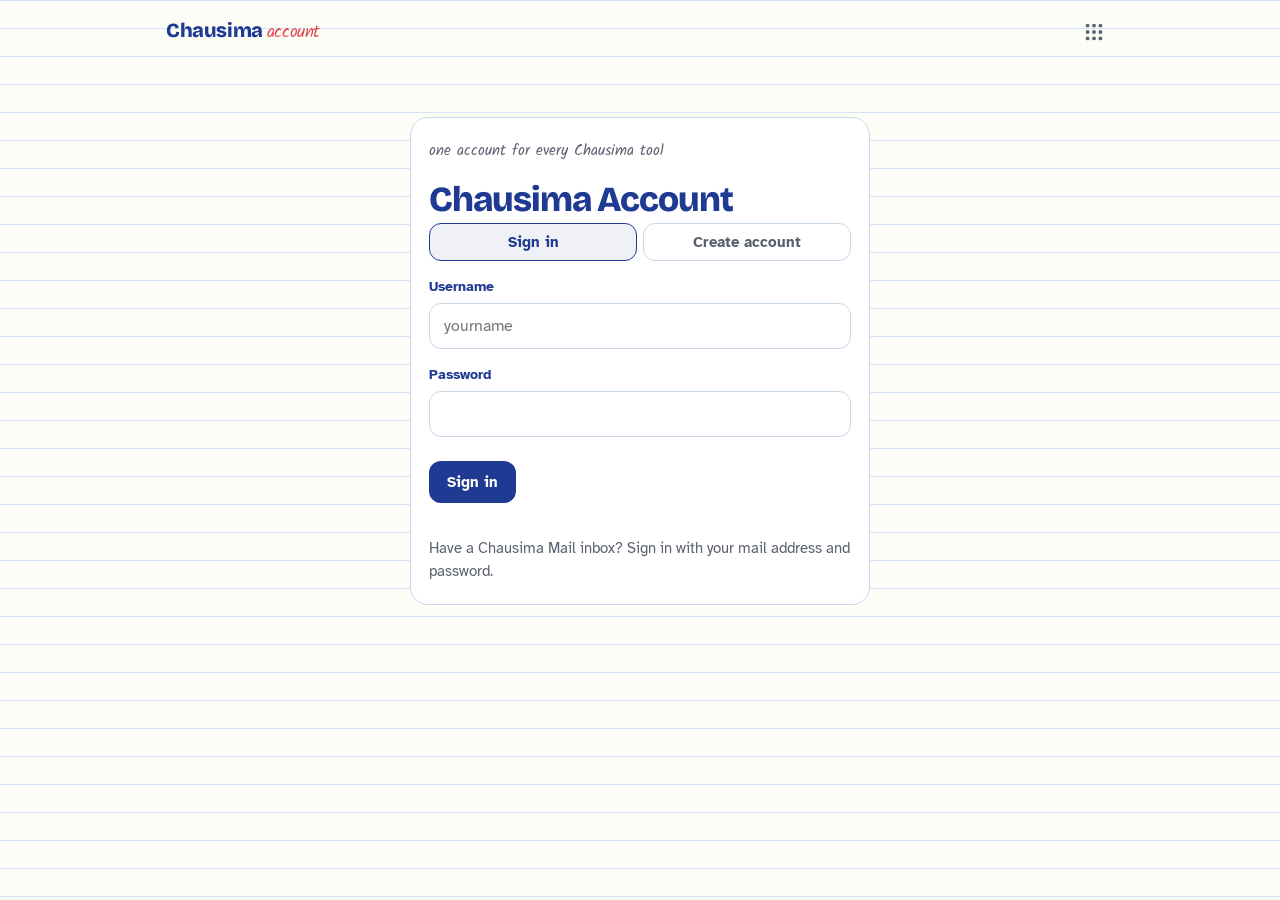
<file: account/index.html>
<!doctype html>
<html lang="en-GB">
<head>
<meta charset="utf-8">
<meta name="viewport" content="width=device-width,initial-scale=1">
<title>Chausima Account</title>
<meta name="description" content="Your Chausima Account: your details, security, storage and every Chausima app in one place.">
<link rel="icon" href="/favicon.svg" type="image/svg+xml">
<link rel="icon" href="/favicon.png" sizes="192x192">
<link rel="apple-touch-icon" href="/apple-touch-icon.png">
<link rel="preconnect" href="https://fonts.googleapis.com">
<link rel="preconnect" href="https://fonts.gstatic.com" crossorigin>
<link href="https://fonts.googleapis.com/css2?family=Bricolage+Grotesque:opsz,wght@12..96,400;12..96,600;12..96,800&family=Atkinson+Hyperlegible:ital,wght@0,400;0,700;1,400&family=Kalam:wght@400;700&display=swap" rel="stylesheet">
<script src="/apps.js" defer></script>
<style>
:root{
  --paper:#fdfdf8; --grid:#d5e4f5; --margin:#e2474b; --ink:#1f3a93; --graphite:#262a33; --soft:#5b6170;
  --hl:#ffe94a; --card:#ffffff; --line:#c9d6e8; --ok:#1f8a55; --bad:#c8312b;
  --display:"Bricolage Grotesque",system-ui,sans-serif; --body:"Atkinson Hyperlegible",system-ui,sans-serif; --hand:"Kalam","Comic Sans MS",cursive;
}
@media (prefers-color-scheme:dark){:root{
  --paper:#1d2a24; --grid:rgba(255,255,255,.05); --margin:#f07a7d; --ink:#f3f1e4; --graphite:#ecebe2; --soft:#aab4ad;
  --hl:#e8d34a; --card:#24332c; --line:rgba(255,255,255,.14); --ok:#5fd39a; --bad:#ff8b8e; color-scheme:dark}}
*{box-sizing:border-box}
body{margin:0;min-height:100vh;color:var(--graphite);font:17px/1.55 var(--body);
  background:var(--paper) linear-gradient(var(--grid) 1px,transparent 1px) 0 0/100% 28px}
a{color:var(--ink)}
:focus-visible{outline:3px solid var(--ink);outline-offset:2px}
.top{display:flex;align-items:center;gap:10px;padding:12px 16px;max-width:980px;margin:0 auto}
.brand{font:800 1.25rem var(--display);color:var(--ink);text-decoration:none;letter-spacing:-.02em}
.brand span{font:400 1.05rem var(--hand);color:var(--margin);margin-left:4px}
.top .sp{flex:1}
main{max-width:980px;margin:0 auto;padding:8px 16px 64px}
h1{font:800 clamp(2.2rem,6vw,3.6rem)/1 var(--display);color:var(--ink);letter-spacing:-.03em;margin:18px 0 6px}
.hand{font-family:var(--hand);color:var(--margin);font-size:1.2rem;margin:0}
.lede{color:var(--soft);margin:6px 0 26px}
.grid{display:grid;grid-template-columns:repeat(auto-fit,minmax(260px,1fr));gap:16px}
.card{background:var(--card);border:1.5px solid var(--line);border-radius:18px;padding:18px 18px 16px}
.card h2{font:700 1.15rem var(--display);color:var(--ink);margin:0 0 4px}
.card p{margin:4px 0;color:var(--soft);font-size:.95rem}
dl{margin:10px 0 0;display:grid;grid-template-columns:auto 1fr;gap:6px 14px;font-size:.95rem}
dt{color:var(--soft)} dd{margin:0;overflow-wrap:anywhere;font-weight:700;color:var(--graphite)}
.bar{height:10px;border-radius:6px;background:var(--line);overflow:hidden;margin:10px 0 6px}
.bar i{display:block;height:100%;background:var(--ink);border-radius:6px}
.btn{display:inline-flex;align-items:center;gap:8px;border:2px solid var(--ink);background:var(--ink);color:var(--paper);font:700 .95rem var(--body);
  padding:10px 16px;border-radius:12px;cursor:pointer;text-decoration:none;margin-top:10px}
.btn.ghost{background:transparent;color:var(--ink)}
.apps{display:grid;grid-template-columns:repeat(auto-fill,minmax(112px,1fr));gap:10px;margin-top:10px}
.apps a{display:flex;flex-direction:column;align-items:center;gap:8px;padding:14px 6px;border-radius:14px;text-decoration:none;color:var(--graphite);font-size:.9rem;text-align:center}
.apps a:hover{background:color-mix(in srgb,var(--ink) 8%,transparent)}
.apps i{width:46px;height:46px;border-radius:14px;display:grid;place-items:center;color:#fff;font-style:normal}
.apps svg{width:24px;height:24px;fill:none;stroke:#fff;stroke-width:1.8;stroke-linecap:round;stroke-linejoin:round}
.tick{color:var(--ok);font-weight:700}
.wide{grid-column:1/-1}
/* sign-in */
#signin{max-width:440px;margin:6vh auto 0}
.field{margin:14px 0}
.field label{display:block;font-weight:700;font-size:.9rem;color:var(--ink);margin-bottom:6px}
.field input{width:100%;font:1rem var(--body);padding:12px 14px;border-radius:12px;border:1.5px solid var(--line);background:var(--card);color:var(--graphite)}
.err,.card .err{color:var(--bad);min-height:1.4em;font-size:.95rem;margin:8px 0 0}
.tabs{display:flex;gap:6px;margin:4px 0 6px}
.tabs button{flex:1;border:1.5px solid var(--line);background:transparent;color:var(--soft);font:700 .95rem var(--body);padding:9px;border-radius:12px;cursor:pointer}
.tabs button[aria-selected="true"]{border-color:var(--ink);color:var(--ink);background:color-mix(in srgb,var(--ink) 7%,transparent)}
.ssobar{background:color-mix(in srgb,var(--hl) 55%,var(--card));color:var(--graphite);border-radius:14px;padding:12px 14px;margin:0 0 14px;font-weight:700}
.inline{display:flex;gap:8px;flex-wrap:wrap;align-items:end;margin-top:8px}
.inline .field{flex:1;min-width:160px;margin:6px 0}
.okmsg,.card .okmsg{color:var(--ok);font-weight:700;min-height:1.3em;font-size:.95rem;margin:6px 0 0}
.small{font-size:.85rem;color:var(--soft)}
[hidden]{display:none!important}
</style>
</head>
<body>
<div class="top">
  <a class="brand" href="/">Chausima<span>account</span></a>
  <div class="sp"></div>
  <span data-chausima-apps></span>
  <button class="btn ghost" id="out" hidden style="margin:0">Sign out</button>
</div>

<main>
  <section id="signin" class="card" style="max-width:460px;margin:5vh auto 0">
    <div class="ssobar" id="ssoBar" hidden></div>
    <p class="hand">one account for every Chausima tool</p>
    <h1 style="font-size:2.2rem">Chausima Account</h1>
    <div class="tabs" role="tablist">
      <button role="tab" id="tabIn" aria-selected="true">Sign in</button>
      <button role="tab" id="tabNew" aria-selected="false">Create account</button>
    </div>
    <form id="form" autocomplete="on">
      <div class="field" id="nameField" hidden><label for="nm">Your name</label>
        <input id="nm" type="text" autocomplete="name" maxlength="60"></div>
      <div class="field"><label for="un">Username</label>
        <input id="un" type="text" autocomplete="username" placeholder="yourname" autocapitalize="none" spellcheck="false" required>
        <p class="small" id="unHint" hidden>Your Chausima address will be <b id="unShow">yourname</b>@chausima.com. It's for signing in to Chausima tools, not an email inbox.</p></div>
      <div class="field"><label for="pw">Password</label>
        <input id="pw" type="password" autocomplete="current-password" required minlength="8"></div>
      <button class="btn" id="go">Sign in</button>
      <p class="err" id="err" role="alert"></p>
      <p class="small" id="inNote">Have a Chausima Mail inbox? Sign in with your mail address and password.</p>
    </form>
  </section>

  <section id="home" hidden>
    <div class="ssobar" id="ssoGo" hidden></div>
    <p class="hand" id="hello">hello!</p>
    <h1 id="name">Your account</h1>
    <p class="lede">Your Chausima Account signs you in to every Chausima tool.</p>
    <div class="grid">
      <div class="card">
        <h2>Personal info</h2>
        <dl><dt>Name</dt><dd id="pName">—</dd><dt>Chausima address</dt><dd id="pMail">—</dd></dl>
        <form class="inline" id="nameForm"><div class="field"><label for="newName">Change your name</label><input id="newName" type="text" maxlength="60" autocomplete="name"></div><button class="btn ghost">Save</button></form>
        <p class="okmsg" id="nameMsg" role="status"></p>
      </div>
      <div class="card">
        <h2>Password</h2>
        <form id="pwForm">
          <div class="field"><label for="oldPw">Current password</label><input id="oldPw" type="password" autocomplete="current-password" required></div>
          <div class="field"><label for="newPw">New password</label><input id="newPw" type="password" autocomplete="new-password" minlength="8" required></div>
          <button class="btn">Change password</button>
        </form>
        <p class="okmsg" id="pwMsg" role="status"></p>
      </div>
      <div class="card">
        <h2>Where it works</h2>
        <p><b>Chausima Suite</b>: Docs, Sheets, Slides, Forms, Whiteboard and more. Choose <b>Sign in with Chausima</b> there.</p>
        <a class="btn" href="https://suite.chausima.com/">Open Chausima Suite</a>
        <p class="small" style="margin-top:10px">A Chausima Account doesn't come with an email inbox.</p>
      </div>
      <div class="card wide">
        <h2>Chausima apps</h2>
        <div class="apps" id="apps"></div>
      </div>
    </div>
  </section>
</main>

<script>
/* My Chausima Account: talks to Chausima ID on HEH-Live. Your sign-in is kept on this device for 30 days
   (sign out to forget it). Passwords are only ever checked by the server, which stores just a scrambled hash. */
(function () {
  var ID = "https://hehs-live.duckdns.org/chausima-id";
  var $ = function (id) { return document.getElementById(id); };
  var tok = null, user = null, mode = "in";
  try { tok = localStorage.getItem("chz.session"); } catch (e) {}
  var sso = new URLSearchParams(location.search).get("sso");
  var ssoApp = "the app";
  if (sso) { try { ssoApp = JSON.parse(atob(sso.split(".")[1].replace(/-/g, "+").replace(/_/g, "/"))).app || ssoApp; } catch (e) {} }

  var APPS = [
    ["Suite", "https://suite.chausima.com/", "#1f8a55", '<path d="M7 3.5h7l4 4V20.5H7z"/><path d="M14 3.5v4h4M9.5 12h6M9.5 15h6M9.5 18h4"/>'],
    ["HWL Browser", "https://net.chausima.com/", "#d9408f", '<circle cx="12" cy="12" r="8.5"/><path d="M3.5 12h17M12 3.5c2.5 2.6 3.6 5.4 3.6 8.5S14.5 17.9 12 20.5C9.5 17.9 8.4 15.1 8.4 12S9.5 6.1 12 3.5z"/>'],
    ["HWL Search", "https://civilinitiatives.org/os/", "#3b6cf0", '<circle cx="11" cy="11" r="6"/><path d="M16 16l4 4"/>'],
    ["Mail", "https://mail.chausima.com/", "#c8312b", '<rect x="4" y="6" width="16" height="12" rx="2"/><path d="M4.5 7l7.5 6 7.5-6"/>'],
    ["Chausima", "https://chausima.com/", "#1f3a93", '<circle cx="12" cy="12" r="8.5"/><path d="M15.5 9a4.5 4.5 0 1 0 0 6"/>']
  ];
  $("apps").innerHTML = APPS.map(function (a) {
    return '<a href="' + a[1] + '"><i style="background:' + a[2] + '"><svg viewBox="0 0 24 24" aria-hidden="true">' + a[3] + "</svg></i>" + a[0] + "</a>";
  }).join("");

  function call(path, body, auth) {
    var h = { "content-type": "application/json" }; if (auth && tok) h.Authorization = "Chausima " + tok;
    return fetch(ID + path, { method: "POST", headers: h, body: JSON.stringify(body || {}) }).then(function (r) {
      return r.json().catch(function () { return { ok: false, reason: "Chausima accounts aren't switched on yet." }; }).then(function (j) { j._status = r.status; return j; });
    }).catch(function () { return { ok: false, reason: "Can't reach Chausima right now. Check your connection." }; });
  }
  function setMode(m) {
    mode = m; var nw = m === "new";
    $("tabIn").setAttribute("aria-selected", String(!nw)); $("tabNew").setAttribute("aria-selected", String(nw));
    $("nameField").hidden = !nw; $("unHint").hidden = !nw; $("inNote").hidden = nw; $("nm").required = nw;
    $("go").textContent = nw ? "Create account" : "Sign in";
    $("pw").autocomplete = nw ? "new-password" : "current-password"; $("err").textContent = "";
  }
  $("tabIn").onclick = function () { setMode("in"); }; $("tabNew").onclick = function () { setMode("new"); };
  $("un").addEventListener("input", function () { $("unShow").textContent = this.value.trim().toLowerCase().replace(/@chausima\.com$/, "") || "yourname"; });

  function show(u) {
    user = u;
    var first = (u.name || u.username).split(" ")[0];
    $("name").textContent = first + "'s account"; $("hello").textContent = "hello, " + first + "!";
    $("pName").textContent = u.name; $("pMail").textContent = u.email; $("newName").value = u.name;
    $("signin").hidden = true; $("home").hidden = false; $("out").hidden = false;
    document.title = "Chausima Account · " + u.email;
    if (sso) {
      var bar = $("ssoGo"); bar.hidden = false;
      bar.innerHTML = 'Continue to <span id="ssoName"></span> as <span id="ssoWho"></span>? <button class="btn" id="ssoYes" style="margin:8px 0 0">Continue</button> <button class="btn ghost" id="ssoNo" style="margin:8px 0 0">Use another account</button>';
      $("ssoName").textContent = ssoApp; $("ssoWho").textContent = u.email;
      $("ssoYes").onclick = function () {
        this.disabled = true; this.textContent = "Signing you in…";
        call("/approve", { req: sso }, true).then(function (j) { if (j.ok) location.href = j.redirect; else { bar.textContent = j.reason || "That didn't work. Go back to the app and try again."; } });
      };
      $("ssoNo").onclick = signOut;
    }
  }
  function signOut() { tok = null; try { localStorage.removeItem("chz.session"); } catch (e) {} $("home").hidden = true; $("signin").hidden = false; $("out").hidden = true; $("pw").value = ""; }
  $("out").addEventListener("click", signOut);

  if (sso) { var b = $("ssoBar"); b.hidden = false; b.textContent = "Sign in with your Chausima Account to continue to " + ssoApp + "."; }

  $("form").addEventListener("submit", function (e) {
    e.preventDefault(); $("err").textContent = "";
    var go = $("go"), was = go.textContent; go.disabled = true; go.textContent = mode === "new" ? "Creating…" : "Signing in…";
    var body = { username: $("un").value.trim(), password: $("pw").value };
    if (mode === "new") body.name = $("nm").value.trim();
    call(mode === "new" ? "/signup" : "/login", body).then(function (j) {
      go.disabled = false; go.textContent = was;
      if (!j.ok) { $("err").textContent = j.reason || "That didn't work."; return; }
      tok = j.token; try { localStorage.setItem("chz.session", tok); } catch (e2) {}
      $("pw").value = ""; show(j.user);
    });
  });
  $("nameForm").addEventListener("submit", function (e) {
    e.preventDefault();
    call("/name", { name: $("newName").value.trim() }, true).then(function (j) { $("nameMsg").textContent = j.ok ? "Saved." : (j.reason || "Couldn't save."); $("nameMsg").style.color = j.ok ? "" : "var(--bad)"; if (j.ok) show(j.user); });
  });
  $("pwForm").addEventListener("submit", function (e) {
    e.preventDefault();
    call("/password", { old: $("oldPw").value, new: $("newPw").value }, true).then(function (j) {
      $("pwMsg").textContent = j.ok ? "Password changed." : (j.reason || "Couldn't change it."); $("pwMsg").style.color = j.ok ? "" : "var(--bad)";
      if (j.ok) { $("oldPw").value = ""; $("newPw").value = ""; }
    });
  });

  if (tok) call("/me", {}, true).then(function (j) { if (j.ok) show(j.user); else if (j._status === 401) signOut(); });
})();
</script>
</body>
</html>
</file>
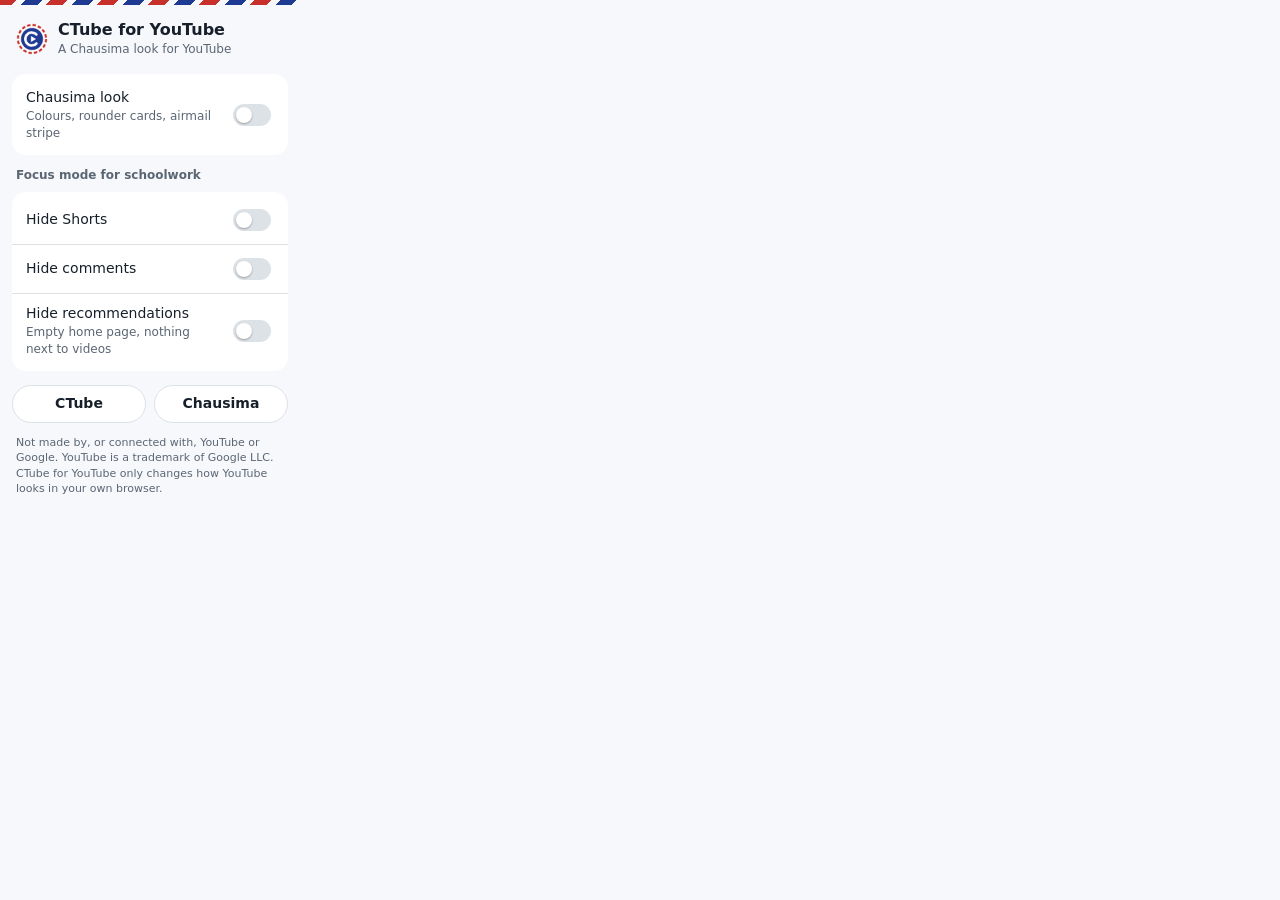
<file: ctube-extension/popup.html>
<!doctype html>
<html lang="en-GB"><head><meta charset="utf-8"><title>CTube for YouTube</title>
<style>
:root{--paper:#f6f8fc;--card:#fff;--ink:#17202a;--soft:#5b6673;--line:#dde2e7;--red:#c8312b;--blue:#1f3a93;color-scheme:light}
@media (prefers-color-scheme:dark){:root{--paper:#0f1317;--card:#161b21;--ink:#e7ebee;--soft:#9aa5b1;--line:#2a323b;--red:#ff6a5c;--blue:#7f9cff;color-scheme:dark}}
body{margin:0;width:300px;background:var(--paper);color:var(--ink);font:14px/1.4 "Atkinson Hyperlegible",system-ui,sans-serif}
.air{height:5px;background:repeating-linear-gradient(135deg,var(--red) 0 12px,transparent 12px 18px,var(--blue) 18px 30px,transparent 30px 36px)}
header{display:flex;align-items:center;gap:10px;padding:14px 16px 8px}
header img{width:32px;height:32px}
h1{font-size:16px;margin:0}
h1 small{display:block;font-size:12px;font-weight:400;color:var(--soft)}
.card{background:var(--card);margin:8px 12px;border-radius:14px;padding:4px 0}
label{display:flex;align-items:center;gap:12px;padding:10px 14px;cursor:pointer}
label+label{border-top:1px solid var(--line)}
label span{flex:1}
label small{display:block;color:var(--soft);font-size:12px}
input[type=checkbox]{appearance:none;width:38px;height:22px;border-radius:999px;background:var(--line);position:relative;cursor:pointer;flex:none;transition:background .15s}
input[type=checkbox]::after{content:"";position:absolute;top:3px;left:3px;width:16px;height:16px;border-radius:50%;background:#fff;transition:left .15s;box-shadow:0 1px 2px rgba(0,0,0,.3)}
input[type=checkbox]:checked{background:var(--red)}
input[type=checkbox]:checked::after{left:19px}
input:focus-visible{outline:3px solid var(--blue);outline-offset:2px}
h2{font-size:12px;color:var(--soft);margin:12px 16px 0;font-weight:700}
.links{display:flex;gap:8px;padding:6px 12px 4px}
.links a{flex:1;text-align:center;background:var(--card);color:var(--ink);text-decoration:none;border-radius:999px;padding:8px;font-weight:700;border:1px solid var(--line)}
.links a:hover{border-color:var(--red)}
p.fine{font-size:11px;color:var(--soft);margin:8px 16px 12px}
</style></head>
<body>
<div class="air"></div>
<header><img src="icon48.png" alt=""><h1>CTube for YouTube<small>A Chausima look for YouTube</small></h1></header>
<div class="card">
  <label><span>Chausima look<small>Colours, rounder cards, airmail stripe</small></span><input type="checkbox" id="look"></label>
</div>
<h2>Focus mode for schoolwork</h2>
<div class="card">
  <label><span>Hide Shorts</span><input type="checkbox" id="noShorts"></label>
  <label><span>Hide comments</span><input type="checkbox" id="noComments"></label>
  <label><span>Hide recommendations<small>Empty home page, nothing next to videos</small></span><input type="checkbox" id="noRecs"></label>
</div>
<div class="links"><a href="https://chausima.com/ctube/" target="_blank">CTube</a><a href="https://chausima.com/" target="_blank">Chausima</a></div>
<p class="fine">Not made by, or connected with, YouTube or Google. YouTube is a trademark of Google LLC. CTube for YouTube only changes how YouTube looks in your own browser.</p>
<script src="popup.js"></script>
</body></html>
</file>
